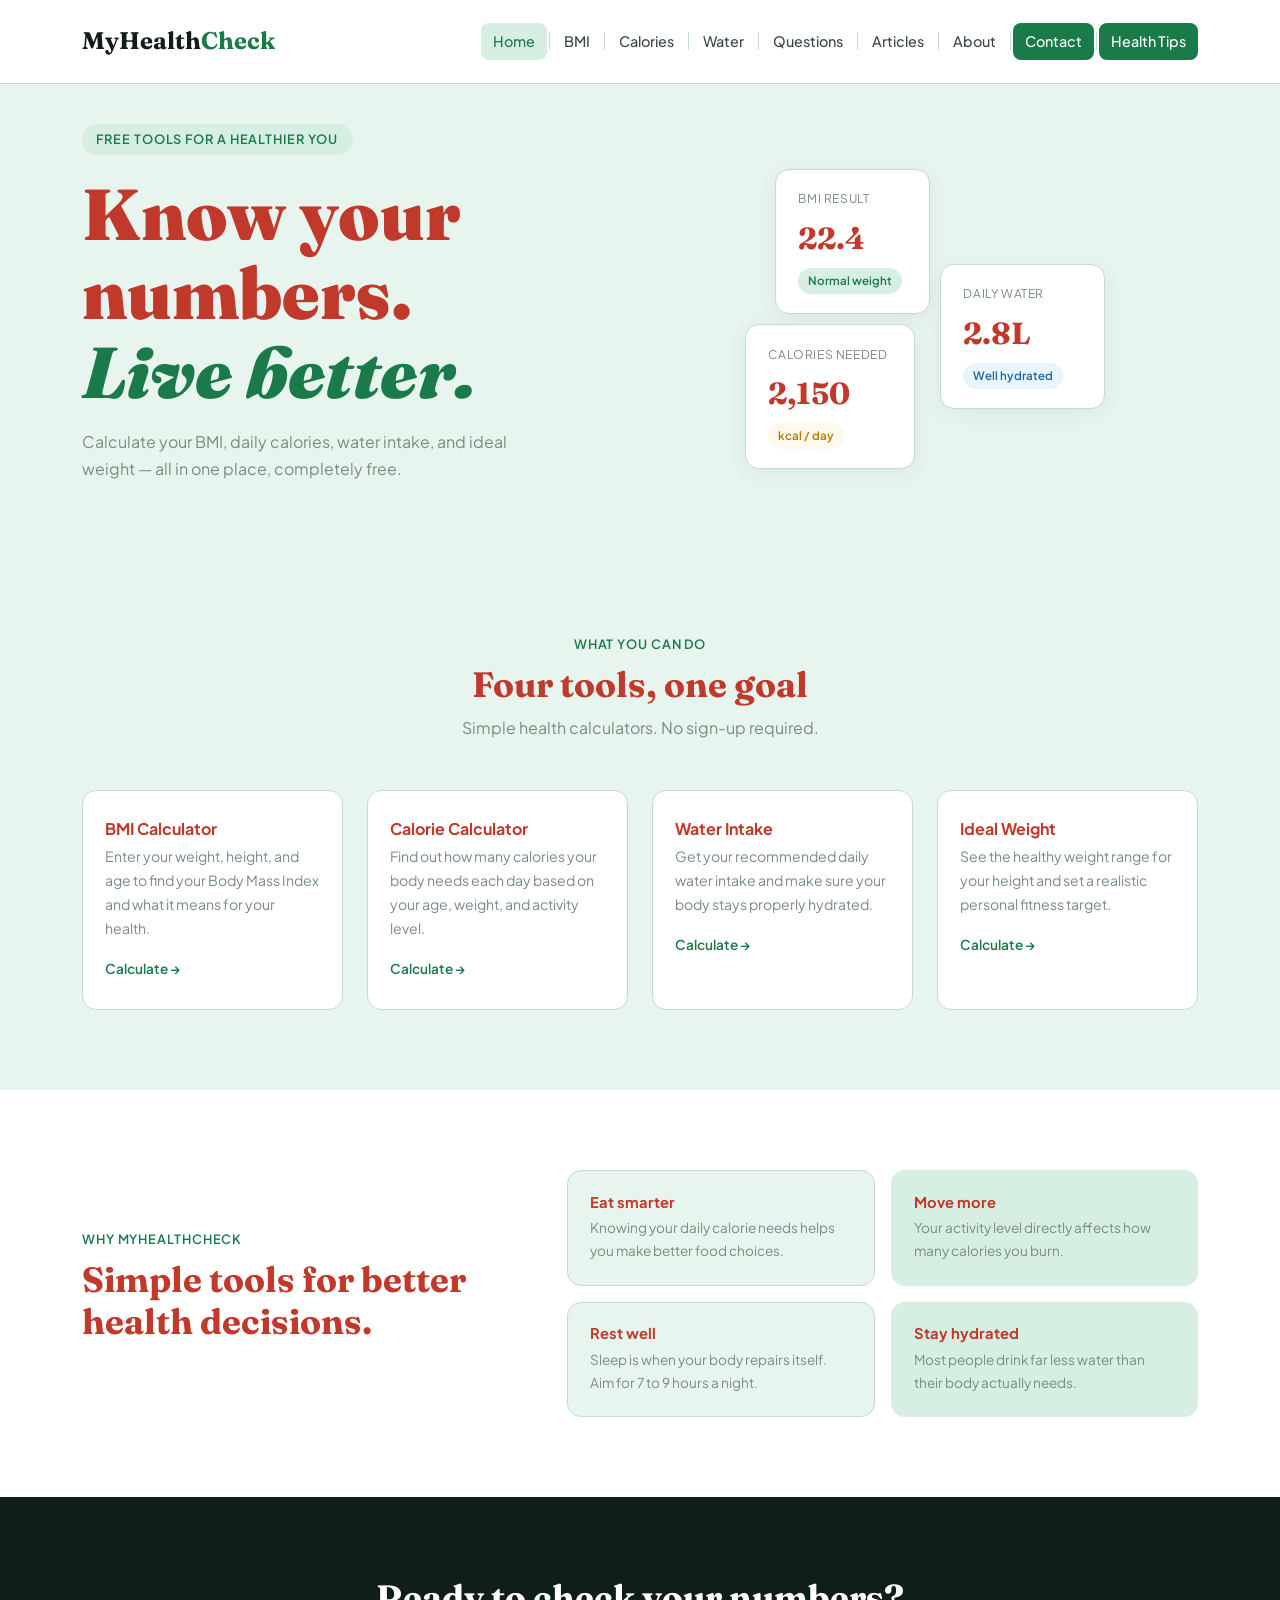
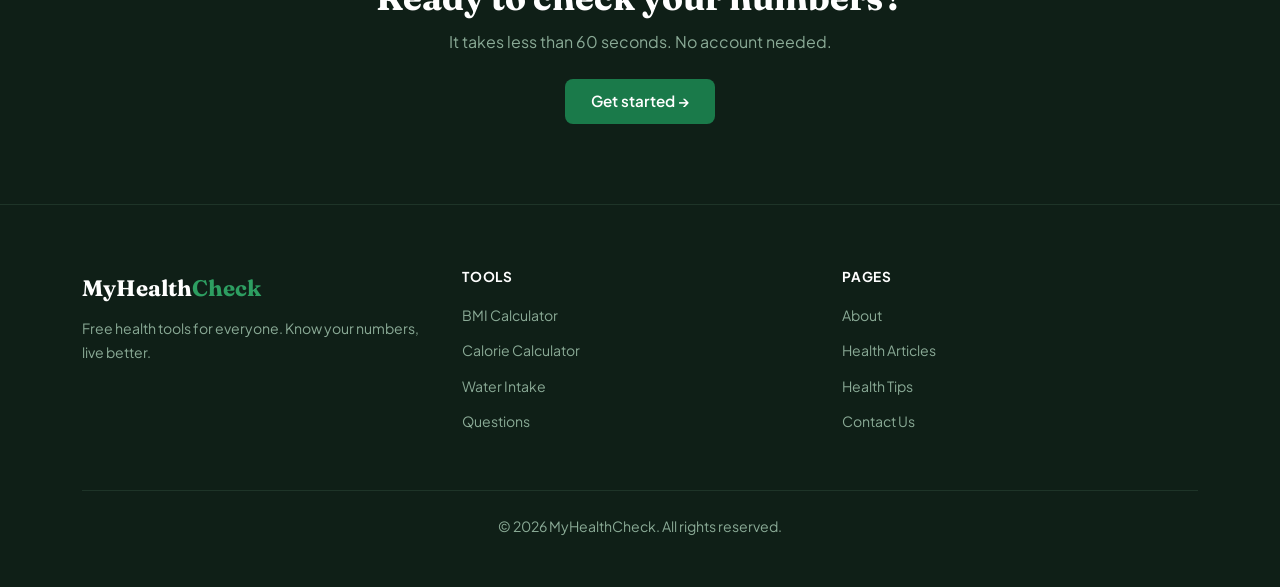
<file: index.html>
<!DOCTYPE html>
<html lang="en">
<head>
  <meta charset="UTF-8" />
  <meta name="viewport" content="width=device-width, initial-scale=1.0" />
  <title>MyHealthCheck | Your Personal Health Companion</title>
  <link href="https://cdn.jsdelivr.net/npm/bootstrap@5.3.0/dist/css/bootstrap.min.css" rel="stylesheet" />
  <link href="https://fonts.googleapis.com/css2?family=Plus+Jakarta+Sans:wght@400;500;600;700&family=Fraunces:ital,wght@0,400;0,700;1,400&display=swap" rel="stylesheet" />
  <link rel="stylesheet" href="styles.css" />
</head>
<body>

  <!-- NAVBAR -->
  <nav class="navbar navbar-expand-lg sticky-top">
    <div class="container">
      <a class="navbar-brand" href="index.html">MyHealth<span>Check</span></a>
      <button class="navbar-toggler" type="button" data-bs-toggle="collapse" data-bs-target="#navMenu"><span class="navbar-toggler-icon"></span></button>
      <div class="collapse navbar-collapse" id="navMenu">
        <ul class="navbar-nav ms-auto align-items-center">
          <li class="nav-item"><a class="nav-link active" href="index.html">Home</a></li>
          <li class="nav-divider"></li>
          <li class="nav-item"><a class="nav-link" href="BMI.html">BMI</a></li>
          <li class="nav-divider"></li>
          <li class="nav-item"><a class="nav-link" href="Calories_calc.html">Calories</a></li>
          <li class="nav-divider"></li>
          <li class="nav-item"><a class="nav-link" href="Water_intake.html">Water</a></li>
          <li class="nav-divider"></li>
          <li class="nav-item"><a class="nav-link" href="FAQ.html">Questions</a></li>
          <li class="nav-divider"></li>
          <li class="nav-item"><a class="nav-link" href="Articles.html">Articles</a></li>
          <li class="nav-divider"></li>
          <li class="nav-item"><a class="nav-link" href="About.html">About</a></li>
          <li class="nav-divider"></li>
          <li class="nav-item"><a class="nav-link btn-contact" href="contact.html">Contact</a></li>
          <li class="nav-divider"></li>
          <li class="nav-item"><a class="nav-link btn-contact" href="Health_tips.html">Health Tips</a></li>
        </ul>
      </div>
    </div>
  </nav>

  <!-- HERO -->
  <section class="hero">
    <div class="container">
      <div class="row align-items-center">
        <div class="col-lg-6">
          <span class="hero-eyebrow">Free tools for a healthier you</span>
          <h1 class="hero-title">Know your numbers.<br /><em>Live better.</em></h1>
          <p class="hero-sub">Calculate your BMI, daily calories, water intake, and ideal weight — all in one place, completely free.</p>
        </div>
        <div class="col-lg-6 d-none d-lg-flex justify-content-center">
          <div class="hero-visual">
            <div class="stat-card card-1">
              <span class="stat-label">BMI Result</span>
              <span class="stat-value">22.4</span>
              <span class="stat-tag normal">Normal weight</span>
            </div>
            <div class="stat-card card-2">
              <span class="stat-label">Daily water</span>
              <span class="stat-value">2.8L</span>
              <span class="stat-tag hydrate">Well hydrated</span>
            </div>
            <div class="stat-card card-3">
              <span class="stat-label">Calories needed</span>
              <span class="stat-value">2,150</span>
              <span class="stat-tag cal">kcal / day</span>
            </div>
          </div>
        </div>
      </div>
    </div>
  </section>

  <!-- TOOLS -->
  <section class="tools-section" id="tools">
    <div class="container">
      <div class="section-header">
        <span class="section-eyebrow">What you can do</span>
        <h2>Four tools, one goal</h2>
        <p>Simple health calculators. No sign-up required.</p>
      </div>
      <div class="row g-4">
        <div class="col-sm-6 col-lg-3">
          <a href="BMI.html" class="tool-card">
            <h3>BMI Calculator</h3>
            <p>Enter your weight, height, and age to find your Body Mass Index and what it means for your health.</p>
            <span class="tool-link">Calculate →</span>
          </a>
        </div>
        <div class="col-sm-6 col-lg-3">
          <a href="Calories_calc.html" class="tool-card">
            <h3>Calorie Calculator</h3>
            <p>Find out how many calories your body needs each day based on your age, weight, and activity level.</p>
            <span class="tool-link">Calculate →</span>
          </a>
        </div>
        <div class="col-sm-6 col-lg-3">
          <a href="Water_intake.html" class="tool-card">
            <h3>Water Intake</h3>
            <p>Get your recommended daily water intake and make sure your body stays properly hydrated.</p>
            <span class="tool-link">Calculate →</span>
          </a>
        </div>
        <div class="col-sm-6 col-lg-3">
          <a href="FAQ.html" class="tool-card">
            <h3>Ideal Weight</h3>
            <p>See the healthy weight range for your height and set a realistic personal fitness target.</p>
            <span class="tool-link">Calculate →</span>
          </a>
        </div>
      </div>
    </div>
  </section>

  <!-- WHY -->
  <section class="why-section">
    <div class="container">
      <div class="row align-items-center g-5">
        <div class="col-lg-5">
          <span class="section-eyebrow">Why MyHealthCheck</span>
          <h2>Simple tools for better health decisions.</h2>


        </div>
        <div class="col-lg-7">
          <div class="tips-grid">
            <div class="tip-card"><h4>Eat smarter</h4><p>Knowing your daily calorie needs helps you make better food choices.</p></div>
            <div class="tip-card accent"><h4>Move more</h4><p>Your activity level directly affects how many calories you burn.</p></div>
            <div class="tip-card"><h4>Rest well</h4><p>Sleep is when your body repairs itself. Aim for 7 to 9 hours a night.</p></div>
            <div class="tip-card accent"><h4>Stay hydrated</h4><p>Most people drink far less water than their body actually needs.</p></div>
          </div>
        </div>
      </div>
    </div>
  </section>

  <!-- CTA -->
  <section class="cta-banner">
    <div class="container text-center">
      <h2>Ready to check your numbers?</h2>
      <p>It takes less than 60 seconds. No account needed.</p>
      <a href="BMI.html" class="btn btn-primary-custom btn-lg">Get started →</a>
    </div>
  </section>

  <!-- FOOTER -->
  <footer class="site-footer">
    <div class="container">
      <div class="row g-4">
        <div class="col-md-4">
          <div class="footer-brand">MyHealth<span>Check</span></div>
          <p>Free health tools for everyone. Know your numbers, live better.</p>
        </div>
        <div class="col-md-4">
          <h5>Tools</h5>
          <ul>
            <li><a href="BMI.html">BMI Calculator</a></li>
            <li><a href="Calories_calc.html">Calorie Calculator</a></li>
            <li><a href="Water_intake.html">Water Intake</a></li>
            <li><a href="FAQ.html">Questions</a></li>
          </ul>
        </div>
        <div class="col-md-4">
          <h5>Pages</h5>
          <ul>
            <li><a href="About.html">About</a></li>
            <li><a href="Articles.html">Health Articles</a></li>
            <li><a href="Health_tips.html">Health Tips</a></li>
            <li><a href="Contact.html">Contact Us</a></li>
          </ul>
        </div>
      </div>
      <div class="footer-bottom"><p>© 2026 MyHealthCheck. All rights reserved.</p></div>
    </div>
  </footer>

  <script src="https://cdn.jsdelivr.net/npm/bootstrap@5.3.0/dist/js/bootstrap.bundle.min.js"></script>
</body>
</html>
</file>
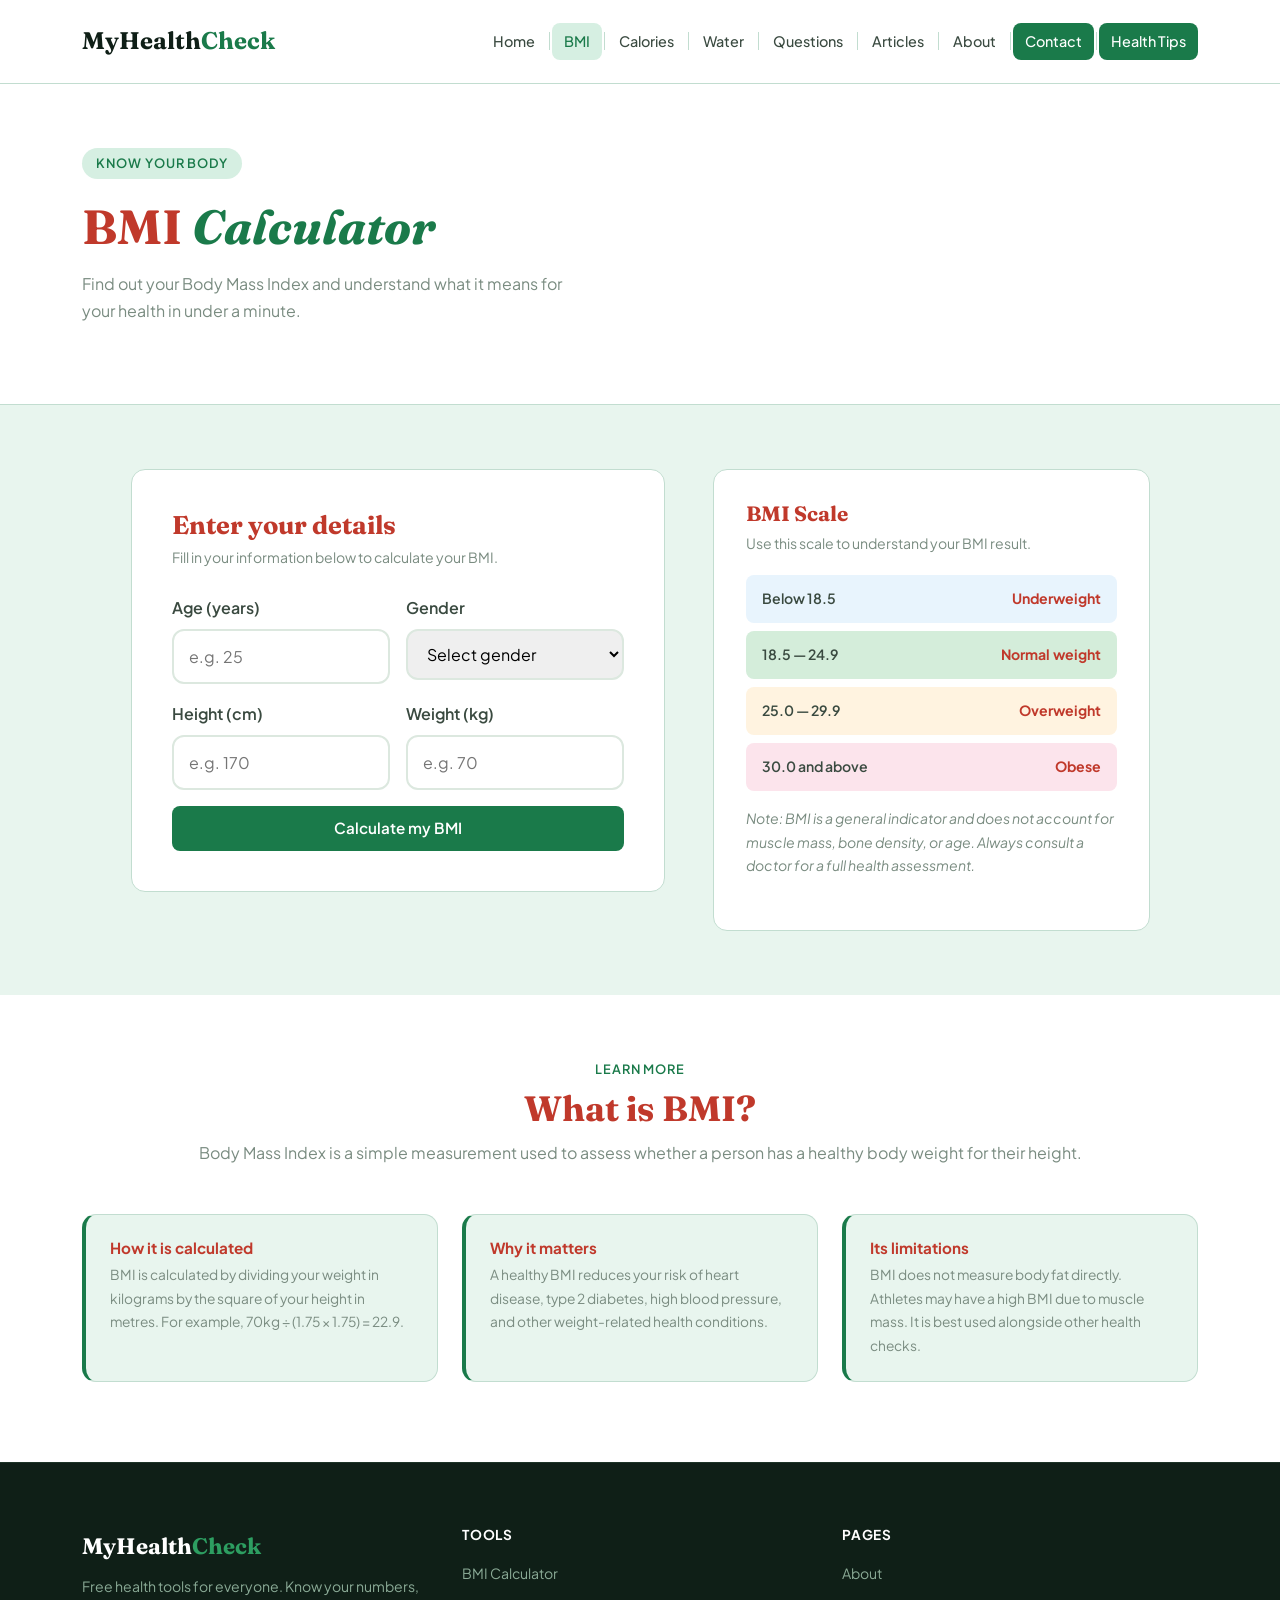
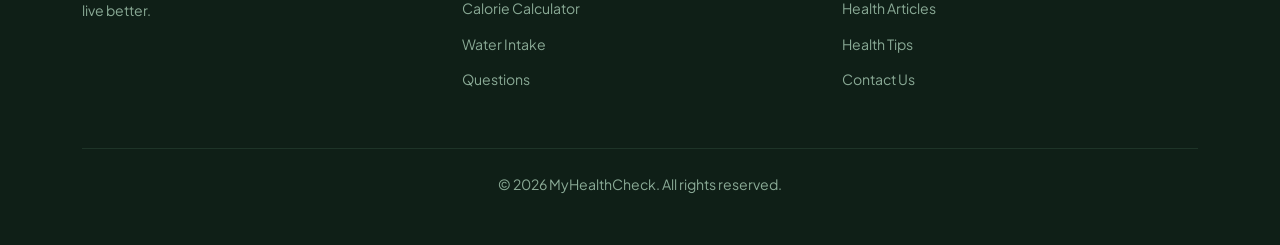
<file: About.html>
<!DOCTYPE html>
<html lang="en">
<head>
  <meta charset="UTF-8" />
  <meta name="viewport" content="width=device-width, initial-scale=1.0" />
  <title>BMI Calculator | MyHealthCheck</title>
  <link href="https://cdn.jsdelivr.net/npm/bootstrap@5.3.0/dist/css/bootstrap.min.css" rel="stylesheet" />
  <link href="https://fonts.googleapis.com/css2?family=Plus+Jakarta+Sans:wght@400;500;600;700&family=Fraunces:ital,wght@0,400;0,700;1,400&display=swap" rel="stylesheet" />
  <link rel="stylesheet" href="styles.css" />
</head>
<body>

  <!-- NAVBAR -->
  <nav class="navbar navbar-expand-lg sticky-top">
    <div class="container">
      <a class="navbar-brand" href="index.html">MyHealth<span>Check</span></a>
      <button class="navbar-toggler" type="button" data-bs-toggle="collapse" data-bs-target="#navMenu"><span class="navbar-toggler-icon"></span></button>
      <div class="collapse navbar-collapse" id="navMenu">
        <ul class="navbar-nav ms-auto align-items-center">
          <li class="nav-item"><a class="nav-link" href="index.html">Home</a></li>
          <li class="nav-divider"></li>
          <li class="nav-item"><a class="nav-link active" href="BMI.html">BMI</a></li>
          <li class="nav-divider"></li>
          <li class="nav-item"><a class="nav-link" href="Calories_calc.html">Calories</a></li>
          <li class="nav-divider"></li>
          <li class="nav-item"><a class="nav-link" href="Water_intake.html">Water</a></li>
          <li class="nav-divider"></li>
          <li class="nav-item"><a class="nav-link" href="FAQ.html">Questions</a></li>
          <li class="nav-divider"></li>
          <li class="nav-item"><a class="nav-link" href="Articles.html">Articles</a></li>
          <li class="nav-divider"></li>
          <li class="nav-item"><a class="nav-link" href="About.html">About</a></li>
          <li class="nav-divider"></li>
          <li class="nav-item"><a class="nav-link btn-contact" href="Contact.html">Contact</a></li>
          <li class="nav-divider"></li>
          <li class="nav-item"><a class="nav-link btn-contact" href="Health_tips.html">Health Tips</a></li>
        </ul>
      </div>
    </div>
  </nav>

  <!-- PAGE HERO -->
  <section class="page-hero">
    <div class="container">
      <span class="hero-eyebrow">Know your body</span>
      <h1 class="page-hero-title">BMI <em>Calculator</em></h1>
      <p class="page-hero-sub">Find out your Body Mass Index and understand what it means for your health in under a minute.</p>
    </div>
  </section>

  <!-- BMI CALCULATOR -->
  <section class="bmi-section">
    <div class="container">
      <div class="row g-5 justify-content-center">

        <!-- FORM -->
        <div class="col-lg-6">
          <div class="bmi-card">
            <h2>Enter your details</h2>
            <p>Fill in your information below to calculate your BMI.</p>
            <div class="row g-3">
              <div class="col-sm-6">
                <label for="age">Age (years)</label>
                <input type="number" id="age" placeholder="e.g. 25" min="1" max="120" />
                <div class="error-msg" id="ageErr">Please enter your age.</div>
              </div>
              <div class="col-sm-6">
                <label for="gender">Gender</label>
                <select id="gender">
                  <option value="">Select gender</option>
                  <option value="male">Male</option>
                  <option value="female">Female</option>
                </select>
                <div class="error-msg" id="genderErr">Please select your gender.</div>
              </div>
              <div class="col-sm-6">
                <label for="height">Height (cm)</label>
                <input type="number" id="height" placeholder="e.g. 170" min="1" />
                <div class="error-msg" id="heightErr">Please enter your height.</div>
              </div>
              <div class="col-sm-6">
                <label for="bmiWeight">Weight (kg)</label>
                <input type="number" id="bmiWeight" placeholder="e.g. 70" min="1" />
                <div class="error-msg" id="weightErr">Please enter your weight.</div>
              </div>
              <div class="col-12">
                <button class="btn btn-primary-custom w-100" onclick="calculateBMI()">Calculate my BMI</button>
              </div>
            </div>
            <!-- RESULT -->
            <div id="bmiResult" class="bmi-result" style="display:none;">
              <div class="bmi-score-box">
                <span class="bmi-score-label">Your BMI</span>
                <span class="bmi-score" id="bmiScore">0</span>
                <span class="bmi-category" id="bmiCategory"></span>
              </div>
              <p id="bmiMessage" class="bmi-message"></p>
            </div>
          </div>
        </div>

        <!-- BMI SCALE -->
        <div class="col-lg-5">
          <div class="bmi-scale-card">
            <h3>BMI Scale</h3>
            <p>Use this scale to understand your BMI result.</p>
            <div class="bmi-scale-item underweight"><span class="bmi-range">Below 18.5</span><span class="bmi-scale-label">Underweight</span></div>
            <div class="bmi-scale-item normal"><span class="bmi-range">18.5 — 24.9</span><span class="bmi-scale-label">Normal weight</span></div>
            <div class="bmi-scale-item overweight"><span class="bmi-range">25.0 — 29.9</span><span class="bmi-scale-label">Overweight</span></div>
            <div class="bmi-scale-item obese"><span class="bmi-range">30.0 and above</span><span class="bmi-scale-label">Obese</span></div>
            <p class="bmi-note">Note: BMI is a general indicator and does not account for muscle mass, bone density, or age. Always consult a doctor for a full health assessment.</p>
          </div>
        </div>

      </div>
    </div>
  </section>

  <!-- WHAT IS BMI -->
  <section class="bmi-info-section">
    <div class="container">
      <div class="section-header">
        <span class="section-eyebrow">Learn more</span>
        <h2>What is BMI?</h2>
        <p>Body Mass Index is a simple measurement used to assess whether a person has a healthy body weight for their height.</p>
      </div>
      <div class="row g-4">
        <div class="col-md-4">
          <div class="bmi-info-card">
            <h4>How it is calculated</h4>
            <p>BMI is calculated by dividing your weight in kilograms by the square of your height in metres. For example, 70kg ÷ (1.75 × 1.75) = 22.9.</p>
          </div>
        </div>
        <div class="col-md-4">
          <div class="bmi-info-card">
            <h4>Why it matters</h4>
            <p>A healthy BMI reduces your risk of heart disease, type 2 diabetes, high blood pressure, and other weight-related health conditions.</p>
          </div>
        </div>
        <div class="col-md-4">
          <div class="bmi-info-card">
            <h4>Its limitations</h4>
            <p>BMI does not measure body fat directly. Athletes may have a high BMI due to muscle mass. It is best used alongside other health checks.</p>
          </div>
        </div>
      </div>
    </div>
  </section>

  <!-- FOOTER -->
  <footer class="site-footer">
    <div class="container">
      <div class="row g-4">
        <div class="col-md-4">
          <div class="footer-brand">MyHealth<span>Check</span></div>
          <p>Free health tools for everyone. Know your numbers, live better.</p>
        </div>
        <div class="col-md-4">
          <h5>Tools</h5>
          <ul>
            <li><a href="BMI.html">BMI Calculator</a></li>
            <li><a href="Calories_calc.html">Calorie Calculator</a></li>
            <li><a href="Water_intake.html">Water Intake</a></li>
            <li><a href="FAQ.html">Questions</a></li>
          </ul>
        </div>
        <div class="col-md-4">
          <h5>Pages</h5>
          <ul>
            <li><a href="About.html">About</a></li>
            <li><a href="Articles.html">Health Articles</a></li>
            <li><a href="Health_tips.html">Health Tips</a></li>
            <li><a href="Contact.html">Contact Us</a></li>
          </ul>
        </div>
      </div>
      <div class="footer-bottom"><p>© 2026 MyHealthCheck. All rights reserved.</p></div>
    </div>
  </footer>

  <script src="https://cdn.jsdelivr.net/npm/bootstrap@5.3.0/dist/js/bootstrap.bundle.min.js"></script>
  <script src="BMI.js"></script>
</body>
</html>
</file>
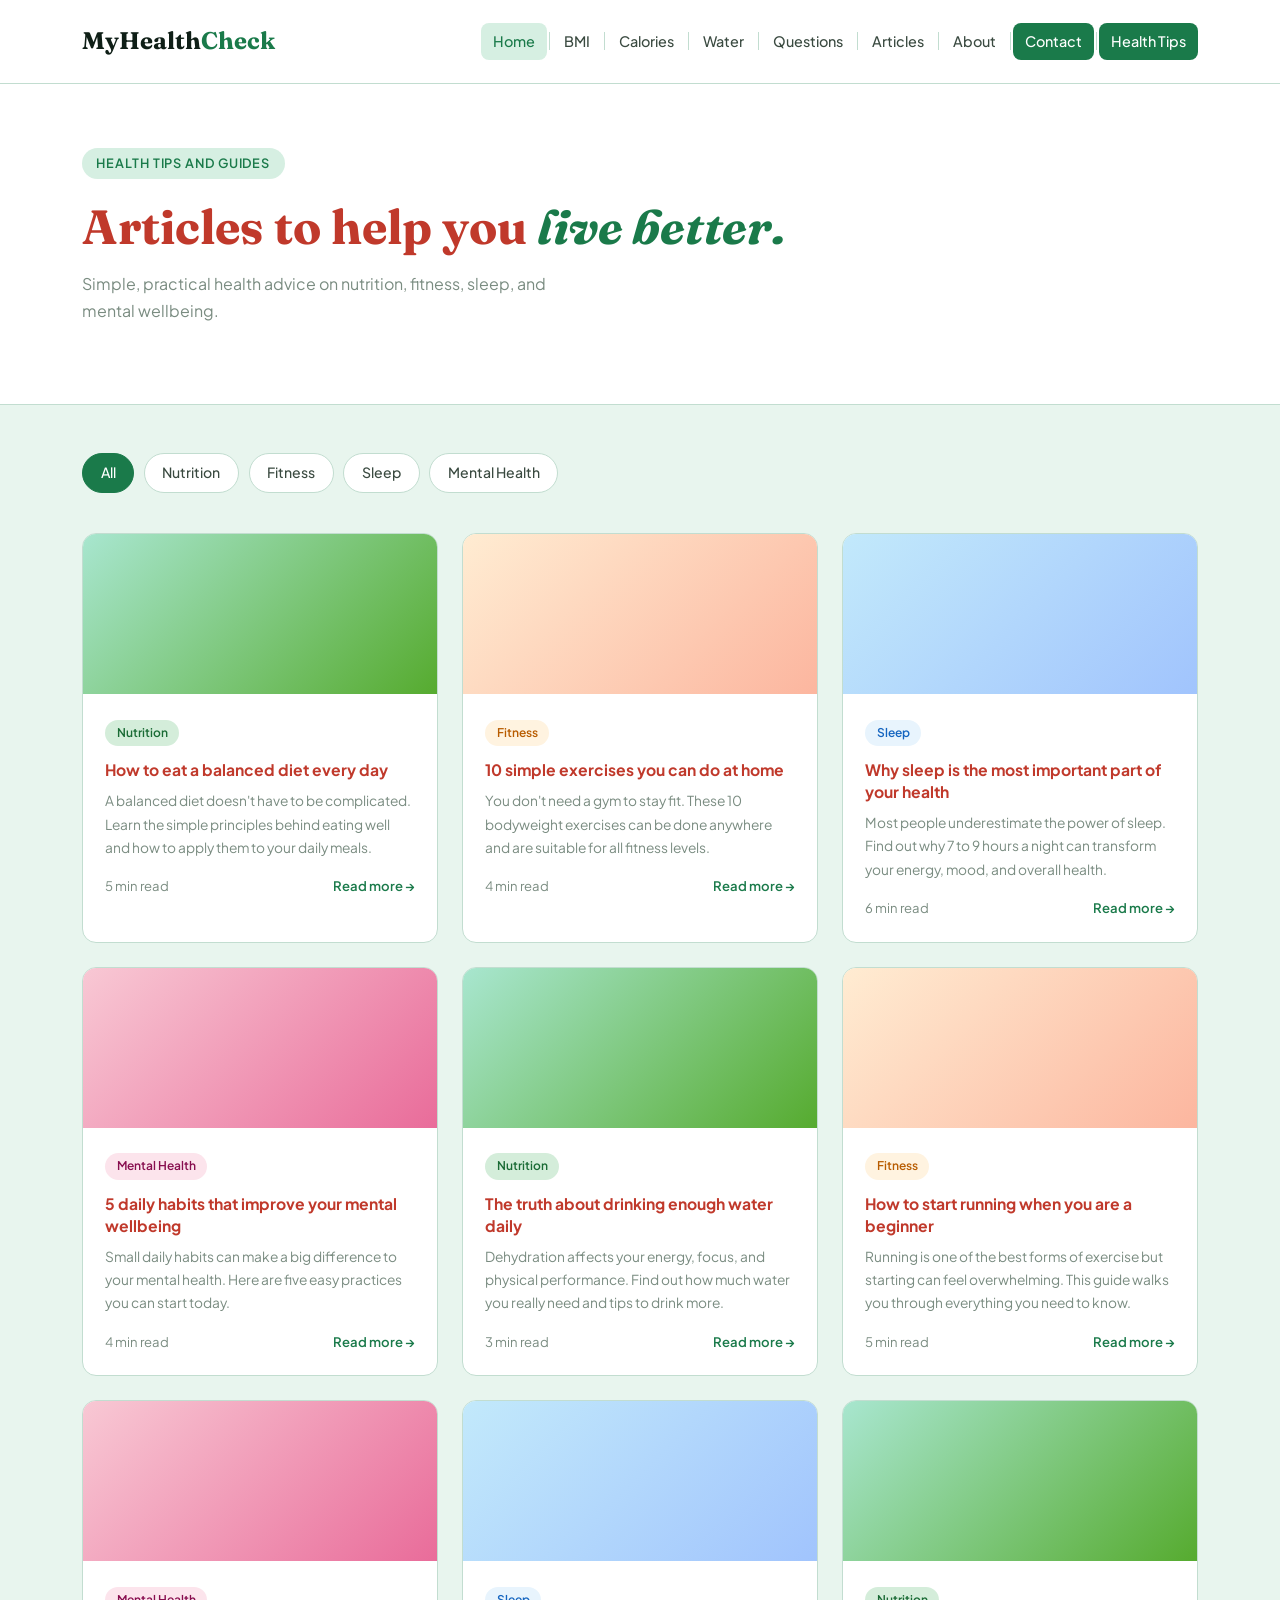
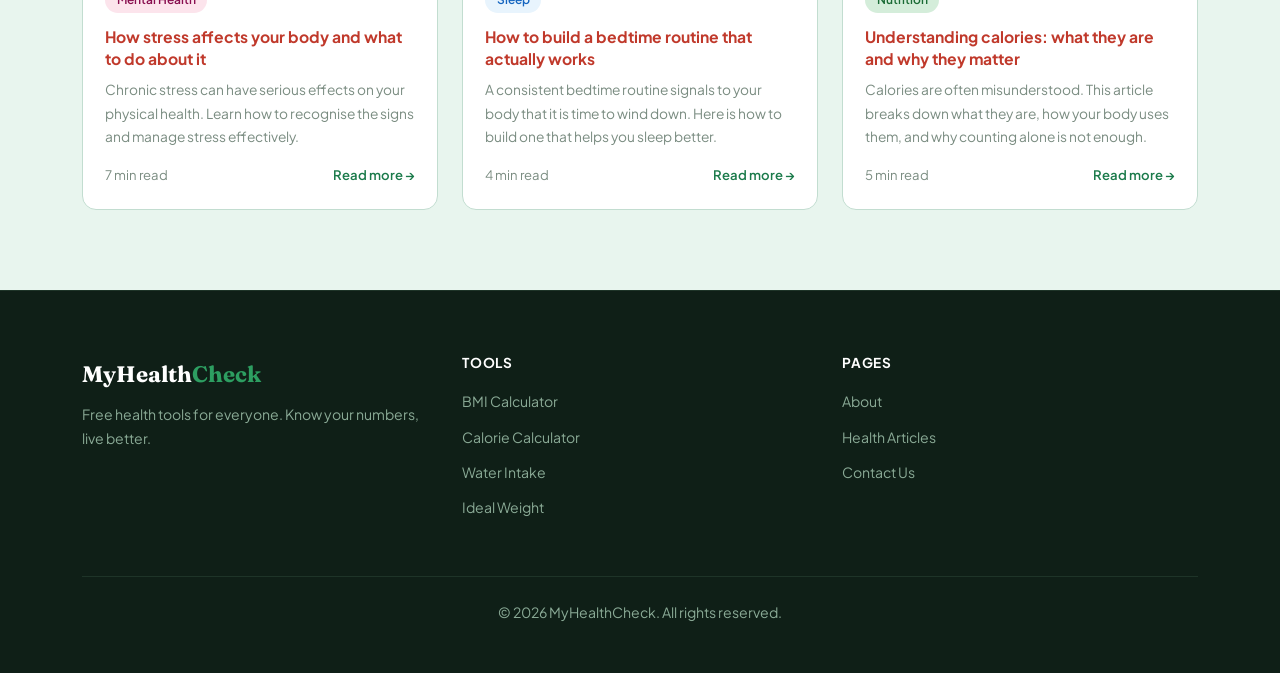
<file: Articles.html>
<!DOCTYPE html>
<html lang="en">
<head>
  <meta charset="UTF-8" />
  <meta name="viewport" content="width=device-width, initial-scale=1.0" />
  <title>Health Articles | MyHealthCheck</title>
  <link href="https://cdn.jsdelivr.net/npm/bootstrap@5.3.0/dist/css/bootstrap.min.css" rel="stylesheet" />
  <link href="https://fonts.googleapis.com/css2?family=Plus+Jakarta+Sans:wght@400;500;600;700&family=Fraunces:ital,wght@0,400;0,700;1,400&display=swap" rel="stylesheet" />
  <link rel="stylesheet" href="styles.css" />
</head>
<body>

  <!-- NAVBAR -->
  <nav class="navbar navbar-expand-lg sticky-top">
    <div class="container">
      <a class="navbar-brand" href="index.html">MyHealth<span>Check</span></a>
      <button class="navbar-toggler" type="button" data-bs-toggle="collapse" data-bs-target="#navMenu">
        <span class="navbar-toggler-icon"></span>
      </button>
      <div class="collapse navbar-collapse" id="navMenu">
        <ul class="navbar-nav ms-auto align-items-center">
          <li class="nav-item"><a class="nav-link active" href="index.html">Home</a></li>
          <li class="nav-divider"></li>
          <li class="nav-item"><a class="nav-link" href="BMI.html">BMI</a></li>
          <li class="nav-divider"></li>
          <li class="nav-item"><a class="nav-link" href="Calories_calc.html">Calories</a></li>
          <li class="nav-divider"></li>
          <li class="nav-item"><a class="nav-link" href="Water_intake.html">Water</a></li>
          <li class="nav-divider"></li>
          <li class="nav-item"><a class="nav-link" href="FAQ.html">Questions</a></li>
          <li class="nav-divider"></li>
          <li class="nav-item"><a class="nav-link" href="Articles.html">Articles</a></li>
          <li class="nav-divider"></li>
          <li class="nav-item"><a class="nav-link" href="About.html">About</a></li>
          <li class="nav-divider"></li>
          <li class="nav-item"><a class="nav-link btn-contact" href="contact.html">Contact</a></li>
          <li class="nav-divider"></li>
          <li class="nav-item"><a class="nav-link btn-contact" href="Health_tips.html">Health Tips</a></li>
        </ul>
      </div>
    </div>
  </nav>

  <!-- PAGE HERO -->
  <section class="page-hero">
    <div class="container">
      <span class="hero-eyebrow">Health tips and guides</span>
      <h1 class="page-hero-title">Articles to help you <em>live better.</em></h1>
      <p class="page-hero-sub">Simple, practical health advice on nutrition, fitness, sleep, and mental wellbeing.</p>
    </div>
  </section>

  <!-- FILTER TABS -->
  <section class="articles-section">
    <div class="container">

      <div class="article-filters">
        <button class="filter-btn active" onclick="filterArticles('all')">All</button>
        <button class="filter-btn" onclick="filterArticles('nutrition')">Nutrition</button>
        <button class="filter-btn" onclick="filterArticles('fitness')">Fitness</button>
        <button class="filter-btn" onclick="filterArticles('sleep')">Sleep</button>
        <button class="filter-btn" onclick="filterArticles('mental')">Mental Health</button>
      </div>

      <div class="row g-4" id="articlesGrid">

        <!-- Article 1 -->
        <div class="col-md-6 col-lg-4 article-item" data-category="nutrition">
          <div class="article-card">
            <div class="article-img nutrition-bg"></div>
            <div class="article-body">
              <span class="article-tag nutrition-tag">Nutrition</span>
              <h3>How to eat a balanced diet every day</h3>
              <p>A balanced diet doesn't have to be complicated. Learn the simple principles behind eating well and how to apply them to your daily meals.</p>
              <div class="article-meta">
                <span>5 min read</span>
                <a href="#" class="article-link">Read more →</a>
              </div>
            </div>
          </div>
        </div>

        <!-- Article 2 -->
        <div class="col-md-6 col-lg-4 article-item" data-category="fitness">
          <div class="article-card">
            <div class="article-img fitness-bg"></div>
            <div class="article-body">
              <span class="article-tag fitness-tag">Fitness</span>
              <h3>10 simple exercises you can do at home</h3>
              <p>You don't need a gym to stay fit. These 10 bodyweight exercises can be done anywhere and are suitable for all fitness levels.</p>
              <div class="article-meta">
                <span>4 min read</span>
                <a href="#" class="article-link">Read more →</a>
              </div>
            </div>
          </div>
        </div>

        <!-- Article 3 -->
        <div class="col-md-6 col-lg-4 article-item" data-category="sleep">
          <div class="article-card">
            <div class="article-img sleep-bg"></div>
            <div class="article-body">
              <span class="article-tag sleep-tag">Sleep</span>
              <h3>Why sleep is the most important part of your health</h3>
              <p>Most people underestimate the power of sleep. Find out why 7 to 9 hours a night can transform your energy, mood, and overall health.</p>
              <div class="article-meta">
                <span>6 min read</span>
                <a href="#" class="article-link">Read more →</a>
              </div>
            </div>
          </div>
        </div>

        <!-- Article 4 -->
        <div class="col-md-6 col-lg-4 article-item" data-category="mental">
          <div class="article-card">
            <div class="article-img mental-bg"></div>
            <div class="article-body">
              <span class="article-tag mental-tag">Mental Health</span>
              <h3>5 daily habits that improve your mental wellbeing</h3>
              <p>Small daily habits can make a big difference to your mental health. Here are five easy practices you can start today.</p>
              <div class="article-meta">
                <span>4 min read</span>
                <a href="#" class="article-link">Read more →</a>
              </div>
            </div>
          </div>
        </div>

        <!-- Article 5 -->
        <div class="col-md-6 col-lg-4 article-item" data-category="nutrition">
          <div class="article-card">
            <div class="article-img nutrition-bg"></div>
            <div class="article-body">
              <span class="article-tag nutrition-tag">Nutrition</span>
              <h3>The truth about drinking enough water daily</h3>
              <p>Dehydration affects your energy, focus, and physical performance. Find out how much water you really need and tips to drink more.</p>
              <div class="article-meta">
                <span>3 min read</span>
                <a href="#" class="article-link">Read more →</a>
              </div>
            </div>
          </div>
        </div>

        <!-- Article 6 -->
        <div class="col-md-6 col-lg-4 article-item" data-category="fitness">
          <div class="article-card">
            <div class="article-img fitness-bg"></div>
            <div class="article-body">
              <span class="article-tag fitness-tag">Fitness</span>
              <h3>How to start running when you are a beginner</h3>
              <p>Running is one of the best forms of exercise but starting can feel overwhelming. This guide walks you through everything you need to know.</p>
              <div class="article-meta">
                <span>5 min read</span>
                <a href="#" class="article-link">Read more →</a>
              </div>
            </div>
          </div>
        </div>

        <!-- Article 7 -->
        <div class="col-md-6 col-lg-4 article-item" data-category="mental">
          <div class="article-card">
            <div class="article-img mental-bg"></div>
            <div class="article-body">
              <span class="article-tag mental-tag">Mental Health</span>
              <h3>How stress affects your body and what to do about it</h3>
              <p>Chronic stress can have serious effects on your physical health. Learn how to recognise the signs and manage stress effectively.</p>
              <div class="article-meta">
                <span>7 min read</span>
                <a href="#" class="article-link">Read more →</a>
              </div>
            </div>
          </div>
        </div>

        <!-- Article 8 -->
        <div class="col-md-6 col-lg-4 article-item" data-category="sleep">
          <div class="article-card">
            <div class="article-img sleep-bg"></div>
            <div class="article-body">
              <span class="article-tag sleep-tag">Sleep</span>
              <h3>How to build a bedtime routine that actually works</h3>
              <p>A consistent bedtime routine signals to your body that it is time to wind down. Here is how to build one that helps you sleep better.</p>
              <div class="article-meta">
                <span>4 min read</span>
                <a href="#" class="article-link">Read more →</a>
              </div>
            </div>
          </div>
        </div>

        <!-- Article 9 -->
        <div class="col-md-6 col-lg-4 article-item" data-category="nutrition">
          <div class="article-card">
            <div class="article-img nutrition-bg"></div>
            <div class="article-body">
              <span class="article-tag nutrition-tag">Nutrition</span>
              <h3>Understanding calories: what they are and why they matter</h3>
              <p>Calories are often misunderstood. This article breaks down what they are, how your body uses them, and why counting alone is not enough.</p>
              <div class="article-meta">
                <span>5 min read</span>
                <a href="#" class="article-link">Read more →</a>
              </div>
            </div>
          </div>
        </div>

      </div>
    </div>
  </section>

  <!-- FOOTER -->
  <footer class="site-footer">
    <div class="container">
      <div class="row g-4">
        <div class="col-md-4">
          <div class="footer-brand">MyHealth<span>Check</span></div>
          <p>Free health tools for everyone. Know your numbers, live better.</p>
        </div>
        <div class="col-md-4">
          <h5>Tools</h5>
          <ul>
            <li><a href="bmi.html">BMI Calculator</a></li>
            <li><a href="calories.html">Calorie Calculator</a></li>
            <li><a href="water.html">Water Intake</a></li>
            <li><a href="weight.html">Ideal Weight</a></li>
          </ul>
        </div>
        <div class="col-md-4">
          <h5>Pages</h5>
          <ul>
            <li><a href="about.html">About</a></li>
            <li><a href="articles.html">Health Articles</a></li>
            <li><a href="contact.html">Contact Us</a></li>
          </ul>
        </div>
      </div>
      <div class="footer-bottom">
        <p>© 2026 MyHealthCheck. All rights reserved.</p>
      </div>
    </div>
  </footer>

  <script src="https://cdn.jsdelivr.net/npm/bootstrap@5.3.0/dist/js/bootstrap.bundle.min.js"></script>
  <script>
    function filterArticles(category) {
      const items = document.querySelectorAll('.article-item');
      const buttons = document.querySelectorAll('.filter-btn');

      buttons.forEach(btn => btn.classList.remove('active'));
      event.target.classList.add('active');

      items.forEach(item => {
        if (category === 'all' || item.dataset.category === category) {
          item.style.display = 'block';
        } else {
          item.style.display = 'none';
        }
      });
    }
  </script>
</body>
</html>
</file>
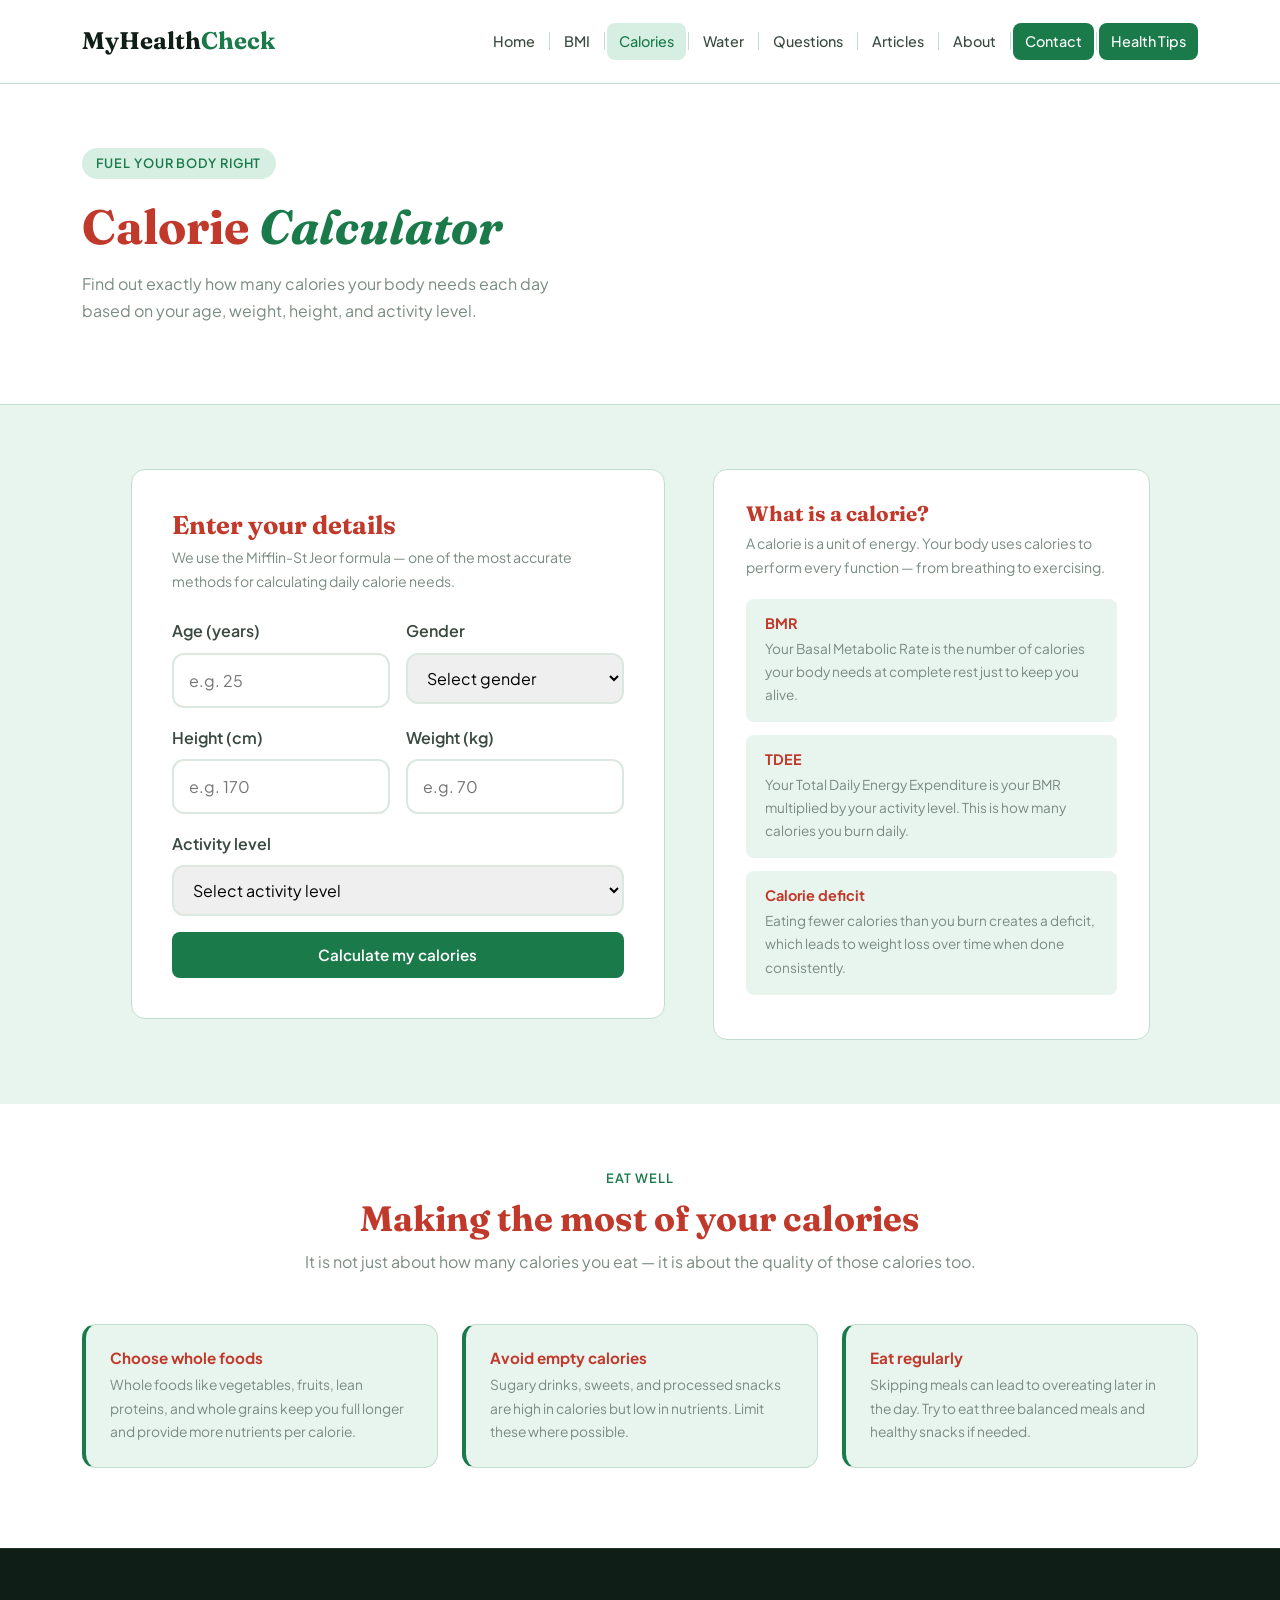
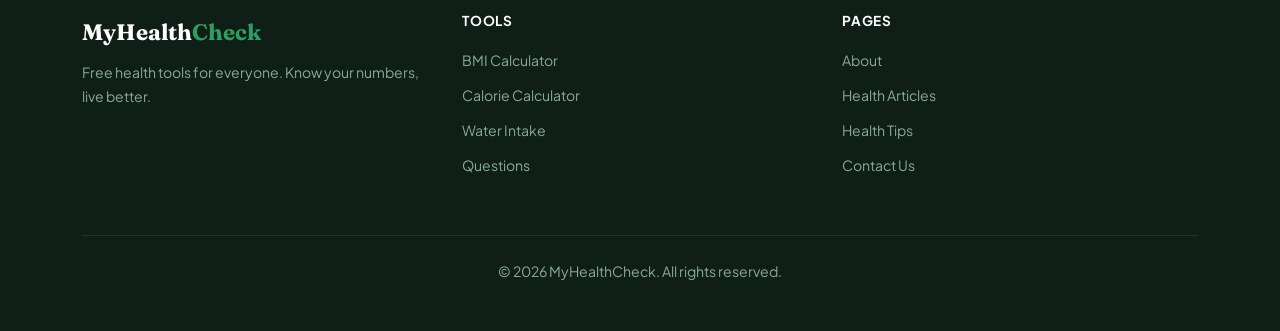
<file: Calories_calc.html>
<!DOCTYPE html>
<html lang="en">
<head>
  <meta charset="UTF-8" />
  <meta name="viewport" content="width=device-width, initial-scale=1.0" />
  <title>Calorie Calculator | MyHealthCheck</title>
  <link href="https://cdn.jsdelivr.net/npm/bootstrap@5.3.0/dist/css/bootstrap.min.css" rel="stylesheet" />
  <link href="https://fonts.googleapis.com/css2?family=Plus+Jakarta+Sans:wght@400;500;600;700&family=Fraunces:ital,wght@0,400;0,700;1,400&display=swap" rel="stylesheet" />
  <link rel="stylesheet" href="styles.css" />
</head>
<body>

  <!-- NAVBAR -->
  <nav class="navbar navbar-expand-lg sticky-top">
    <div class="container">
      <a class="navbar-brand" href="index.html">MyHealth<span>Check</span></a>
      <button class="navbar-toggler" type="button" data-bs-toggle="collapse" data-bs-target="#navMenu"><span class="navbar-toggler-icon"></span></button>
      <div class="collapse navbar-collapse" id="navMenu">
        <ul class="navbar-nav ms-auto align-items-center">
          <li class="nav-item"><a class="nav-link" href="index.html">Home</a></li>
          <li class="nav-divider"></li>
          <li class="nav-item"><a class="nav-link" href="BMI.html">BMI</a></li>
          <li class="nav-divider"></li>
          <li class="nav-item"><a class="nav-link active" href="Calories_calc.html">Calories</a></li>
          <li class="nav-divider"></li>
          <li class="nav-item"><a class="nav-link" href="Water_intake.html">Water</a></li>
          <li class="nav-divider"></li>
          <li class="nav-item"><a class="nav-link" href="FAQ.html">Questions</a></li>
          <li class="nav-divider"></li>
          <li class="nav-item"><a class="nav-link" href="Articles.html">Articles</a></li>
          <li class="nav-divider"></li>
          <li class="nav-item"><a class="nav-link" href="About.html">About</a></li>
          <li class="nav-divider"></li>
          <li class="nav-item"><a class="nav-link btn-contact" href="Contact.html">Contact</a></li>
          <li class="nav-divider"></li>
          <li class="nav-item"><a class="nav-link btn-contact" href="Health_tips.html">Health Tips</a></li>
        </ul>
      </div>
    </div>
  </nav>

  <!-- PAGE HERO -->
  <section class="page-hero">
    <div class="container">
      <span class="hero-eyebrow">Fuel your body right</span>
      <h1 class="page-hero-title">Calorie <em>Calculator</em></h1>
      <p class="page-hero-sub">Find out exactly how many calories your body needs each day based on your age, weight, height, and activity level.</p>
    </div>
  </section>

  <!-- CALCULATOR -->
  <section class="cal-section">
    <div class="container">
      <div class="row g-5 justify-content-center">

        <!-- FORM -->
        <div class="col-lg-6">
          <div class="bmi-card">
            <h2>Enter your details</h2>
            <p>We use the Mifflin-St Jeor formula — one of the most accurate methods for calculating daily calorie needs.</p>
            <div class="row g-3">
              <div class="col-sm-6">
                <label for="calAge">Age (years)</label>
                <input type="number" id="calAge" placeholder="e.g. 25" min="1" max="120" />
                <div class="error-msg" id="calAgeErr">Please enter your age.</div>
              </div>
              <div class="col-sm-6">
                <label for="calGender">Gender</label>
                <select id="calGender">
                  <option value="">Select gender</option>
                  <option value="male">Male</option>
                  <option value="female">Female</option>
                </select>
                <div class="error-msg" id="calGenderErr">Please select your gender.</div>
              </div>
              <div class="col-sm-6">
                <label for="calHeight">Height (cm)</label>
                <input type="number" id="calHeight" placeholder="e.g. 170" min="1" />
                <div class="error-msg" id="calHeightErr">Please enter your height.</div>
              </div>
              <div class="col-sm-6">
                <label for="calWeight">Weight (kg)</label>
                <input type="number" id="calWeight" placeholder="e.g. 70" min="1" />
                <div class="error-msg" id="calWeightErr">Please enter your weight.</div>
              </div>
              <div class="col-12">
                <label for="calActivity">Activity level</label>
                <select id="calActivity">
                  <option value="">Select activity level</option>
                  <option value="1.2">Sedentary — little or no exercise</option>
                  <option value="1.375">Lightly active — exercise 1 to 3 days a week</option>
                  <option value="1.55">Moderately active — exercise 3 to 5 days a week</option>
                  <option value="1.725">Very active — exercise 6 to 7 days a week</option>
                  <option value="1.9">Extra active — very intense exercise daily</option>
                </select>
                <div class="error-msg" id="calActivityErr">Please select your activity level.</div>
              </div>
              <div class="col-12">
                <button class="btn btn-primary-custom w-100" onclick="calculateCalories()">Calculate my calories</button>
              </div>
            </div>
            <div id="calResult" class="cal-result" style="display:none;">
              <h3>Your daily calorie needs</h3>
              <div class="cal-result-grid">
                <div class="cal-result-item"><span class="cal-result-num" id="calMaintain">0</span><span class="cal-result-label">To maintain weight</span></div>
                <div class="cal-result-item lose"><span class="cal-result-num" id="calLose">0</span><span class="cal-result-label">To lose weight</span></div>
                <div class="cal-result-item gain"><span class="cal-result-num" id="calGain">0</span><span class="cal-result-label">To gain weight</span></div>
              </div>
              <p class="cal-note">Values are in kcal per day. To lose weight, eat 500 kcal less than your maintenance. To gain weight, eat 500 kcal more.</p>
            </div>
          </div>
        </div>

        <!-- INFO CARD -->
        <div class="col-lg-5">
          <div class="bmi-scale-card">
            <h3>What is a calorie?</h3>
            <p>A calorie is a unit of energy. Your body uses calories to perform every function — from breathing to exercising.</p>
            <div class="cal-info-item"><h4>BMR</h4><p>Your Basal Metabolic Rate is the number of calories your body needs at complete rest just to keep you alive.</p></div>
            <div class="cal-info-item"><h4>TDEE</h4><p>Your Total Daily Energy Expenditure is your BMR multiplied by your activity level. This is how many calories you burn daily.</p></div>
            <div class="cal-info-item"><h4>Calorie deficit</h4><p>Eating fewer calories than you burn creates a deficit, which leads to weight loss over time when done consistently.</p></div>
          </div>
        </div>

      </div>
    </div>
  </section>

  <!-- FOOD TIPS -->
  <section class="bmi-info-section">
    <div class="container">
      <div class="section-header">
        <span class="section-eyebrow">Eat well</span>
        <h2>Making the most of your calories</h2>
        <p>It is not just about how many calories you eat — it is about the quality of those calories too.</p>
      </div>
      <div class="row g-4">
        <div class="col-md-4">
          <div class="bmi-info-card"><h4>Choose whole foods</h4><p>Whole foods like vegetables, fruits, lean proteins, and whole grains keep you full longer and provide more nutrients per calorie.</p></div>
        </div>
        <div class="col-md-4">
          <div class="bmi-info-card"><h4>Avoid empty calories</h4><p>Sugary drinks, sweets, and processed snacks are high in calories but low in nutrients. Limit these where possible.</p></div>
        </div>
        <div class="col-md-4">
          <div class="bmi-info-card"><h4>Eat regularly</h4><p>Skipping meals can lead to overeating later in the day. Try to eat three balanced meals and healthy snacks if needed.</p></div>
        </div>
      </div>
    </div>
  </section>

  <!-- FOOTER -->
  <footer class="site-footer">
    <div class="container">
      <div class="row g-4">
        <div class="col-md-4">
          <div class="footer-brand">MyHealth<span>Check</span></div>
          <p>Free health tools for everyone. Know your numbers, live better.</p>
        </div>
        <div class="col-md-4">
          <h5>Tools</h5>
          <ul>
            <li><a href="BMI.html">BMI Calculator</a></li>
            <li><a href="Calories_calc.html">Calorie Calculator</a></li>
            <li><a href="Water_intake.html">Water Intake</a></li>
            <li><a href="FAQ.html">Questions</a></li>
          </ul>
        </div>
        <div class="col-md-4">
          <h5>Pages</h5>
          <ul>
            <li><a href="About.html">About</a></li>
            <li><a href="Articles.html">Health Articles</a></li>
            <li><a href="Health_tips.html">Health Tips</a></li>
            <li><a href="Contact.html">Contact Us</a></li>
          </ul>
        </div>
      </div>
      <div class="footer-bottom"><p>© 2026 MyHealthCheck. All rights reserved.</p></div>
    </div>
  </footer>

  <script src="https://cdn.jsdelivr.net/npm/bootstrap@5.3.0/dist/js/bootstrap.bundle.min.js"></script>
  <script src="Calories.js"></script>
</body>
</html>
</file>
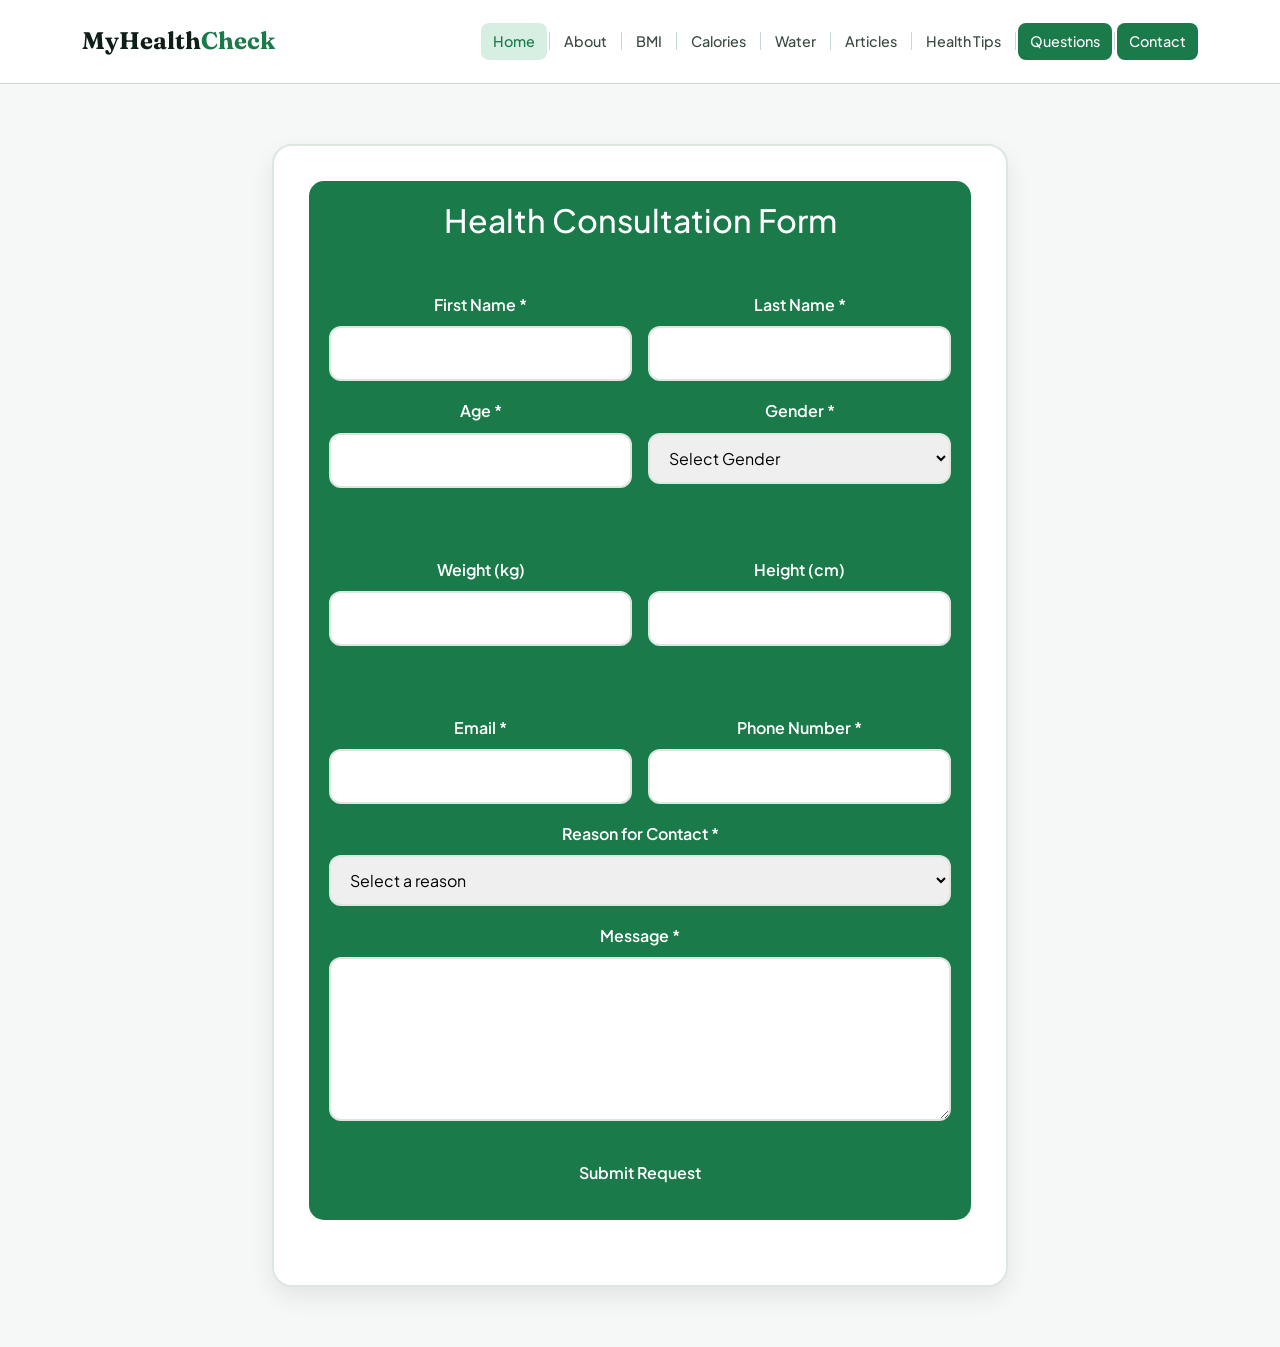
<file: Contact.html>
<!DOCTYPE html>
<html lang="en">
<head>
  <meta charset="UTF-8" />
  <meta name="viewport" content="width=device-width, initial-scale=1.0" />
  <title>About | MyHealthCheck</title>
  <link href="https://cdn.jsdelivr.net/npm/bootstrap@5.3.0/dist/css/bootstrap.min.css" rel="stylesheet" />
  <link href="https://fonts.googleapis.com/css2?family=Plus+Jakarta+Sans:wght@400;500;600;700&family=Fraunces:ital,wght@0,400;0,700;1,400&display=swap" rel="stylesheet" />
  <link rel="stylesheet" href="styles.css" />
</head>

 <!-- NAVBAR -->
  <nav class="navbar navbar-expand-lg sticky-top">
    <div class="container">
      <a class="navbar-brand" href="index.html">MyHealth<span>Check</span></a>
      <button class="navbar-toggler" type="button" data-bs-toggle="collapse" data-bs-target="#navMenu">
        <span class="navbar-toggler-icon"></span>
      </button>
      <div class="collapse navbar-collapse" id="navMenu">
        <ul class="navbar-nav ms-auto align-items-center">
          <li class="nav-item"><a class="nav-link active" href="index.html">Home</a></li>
          <li class="nav-divider"></li>
          <li class="nav-item"><a class="nav-link" href="About.html">About</a></li>
          <li class="nav-divider"></li>
          <li class="nav-item"><a class="nav-link" href="BMI.html">BMI</a></li>
          <li class="nav-divider"></li>
          <li class="nav-item"><a class="nav-link" href="Calories_calc.html">Calories</a></li>
          <li class="nav-divider"></li>
          <li class="nav-item"><a class="nav-link" href="Water_intake.html">Water</a></li>
          <li class="nav-divider"></li>
          <li class="nav-item"><a class="nav-link" href="Articles.html">Articles</a></li>
          <li class="nav-divider"></li>
          <li class="nav-item"><a class="nav-link" href="Health_tips.html">Health Tips</a></li>
          <li class="nav-divider"></li>
          <li class="nav-item"><a class="nav-link btn-contact" href="FAQ.html">Questions</a></li>
          <li class="nav-divider"></li>
          <li class="nav-item"><a class="nav-link btn-contact" href="contact.html">Contact</a></li>
        </ul>
      </div>
    </div>
  </nav>
  
<body>

<section class="contact-section">
  <div class="container">

    <div class="row justify-content-center">
      <div class="col-lg-8">

        <div class="contact-form-card">

          <div class="health-form-banner">
            <h2>Health Consultation Form</h2>
            

          <div id="success-msg" class="alert-success-custom" style="display:none;">
            Your request has been submitted successfully!
          </div>

          <form id="contactForm">

            <h4 class="section-title">Personal Information</h4>

            <div class="row g-3">
              <div class="col-md-6">
                <label for="firstName">First Name *</label>
                <input type="text" id="firstName">
                <div class="error-msg" id="firstNameErr">Please enter your first name.</div>
              </div>

              <div class="col-md-6">
                <label for="lastName">Last Name *</label>
                <input type="text" id="lastName">
                <div class="error-msg" id="lastNameErr">Please enter your last name.</div>
              </div>

              <div class="col-md-6">
                <label for="age">Age *</label>
                <input type="number" id="age">
                <div class="error-msg" id="ageErr">Please enter a valid age.</div>
              </div>

              <div class="col-md-6">
                <label for="gender">Gender *</label>
                <select id="gender">
                  <option value="">Select Gender</option>
                  <option>Male</option>
                  <option>Female</option>
                  <option>Prefer not to say</option>
                </select>
                <div class="error-msg" id="genderErr">Please select a gender.</div>
              </div>
            </div>

            <h4 class="section-title mt-4">Health Information</h4>

            <div class="row g-3">
              <div class="col-md-6">
                <label for="weight">Weight (kg)</label>
                <input type="number" id="weight">
              </div>

              <div class="col-md-6">
                <label for="height">Height (cm)</label>
                <input type="number" id="height">
              </div>
            </div>

            <h4 class="section-title mt-4">Contact Details</h4>

            <div class="row g-3">
              <div class="col-md-6">
                <label for="email">Email *</label>
                <input type="email" id="email">
                <div class="error-msg" id="emailErr">Please enter a valid email.</div>
              </div>

              <div class="col-md-6">
                <label for="phone">Phone Number *</label>
                <input type="tel" id="phone">
                <div class="error-msg" id="phoneErr">Please enter a valid phone number.</div>
              </div>

              <div class="col-12">
                <label for="subject">Reason for Contact *</label>
                <select id="subject">
                  <option value="">Select a reason</option>
                  <option>BMI Question</option>
                  <option>Nutrition Advice</option>
                  <option>Feedback</option>
                  <option>General Inquiry</option>
                </select>
                <div class="error-msg" id="subjectErr">Please select a reason.</div>
              </div>

              <div class="col-12">
                <label for="message">Message *</label>
                <textarea id="message" rows="5"></textarea>
                <div class="error-msg" id="messageErr">Message must be at least 20 characters.</div>
              </div>

              <div class="col-12">
                <button type="submit" class="btn-submit">
                  Submit Request
                </button>
              </div>

            </div>

          </form>

        </div>
      </div>
    </div>

  </div>
</section>
</body>
</html>
</file>
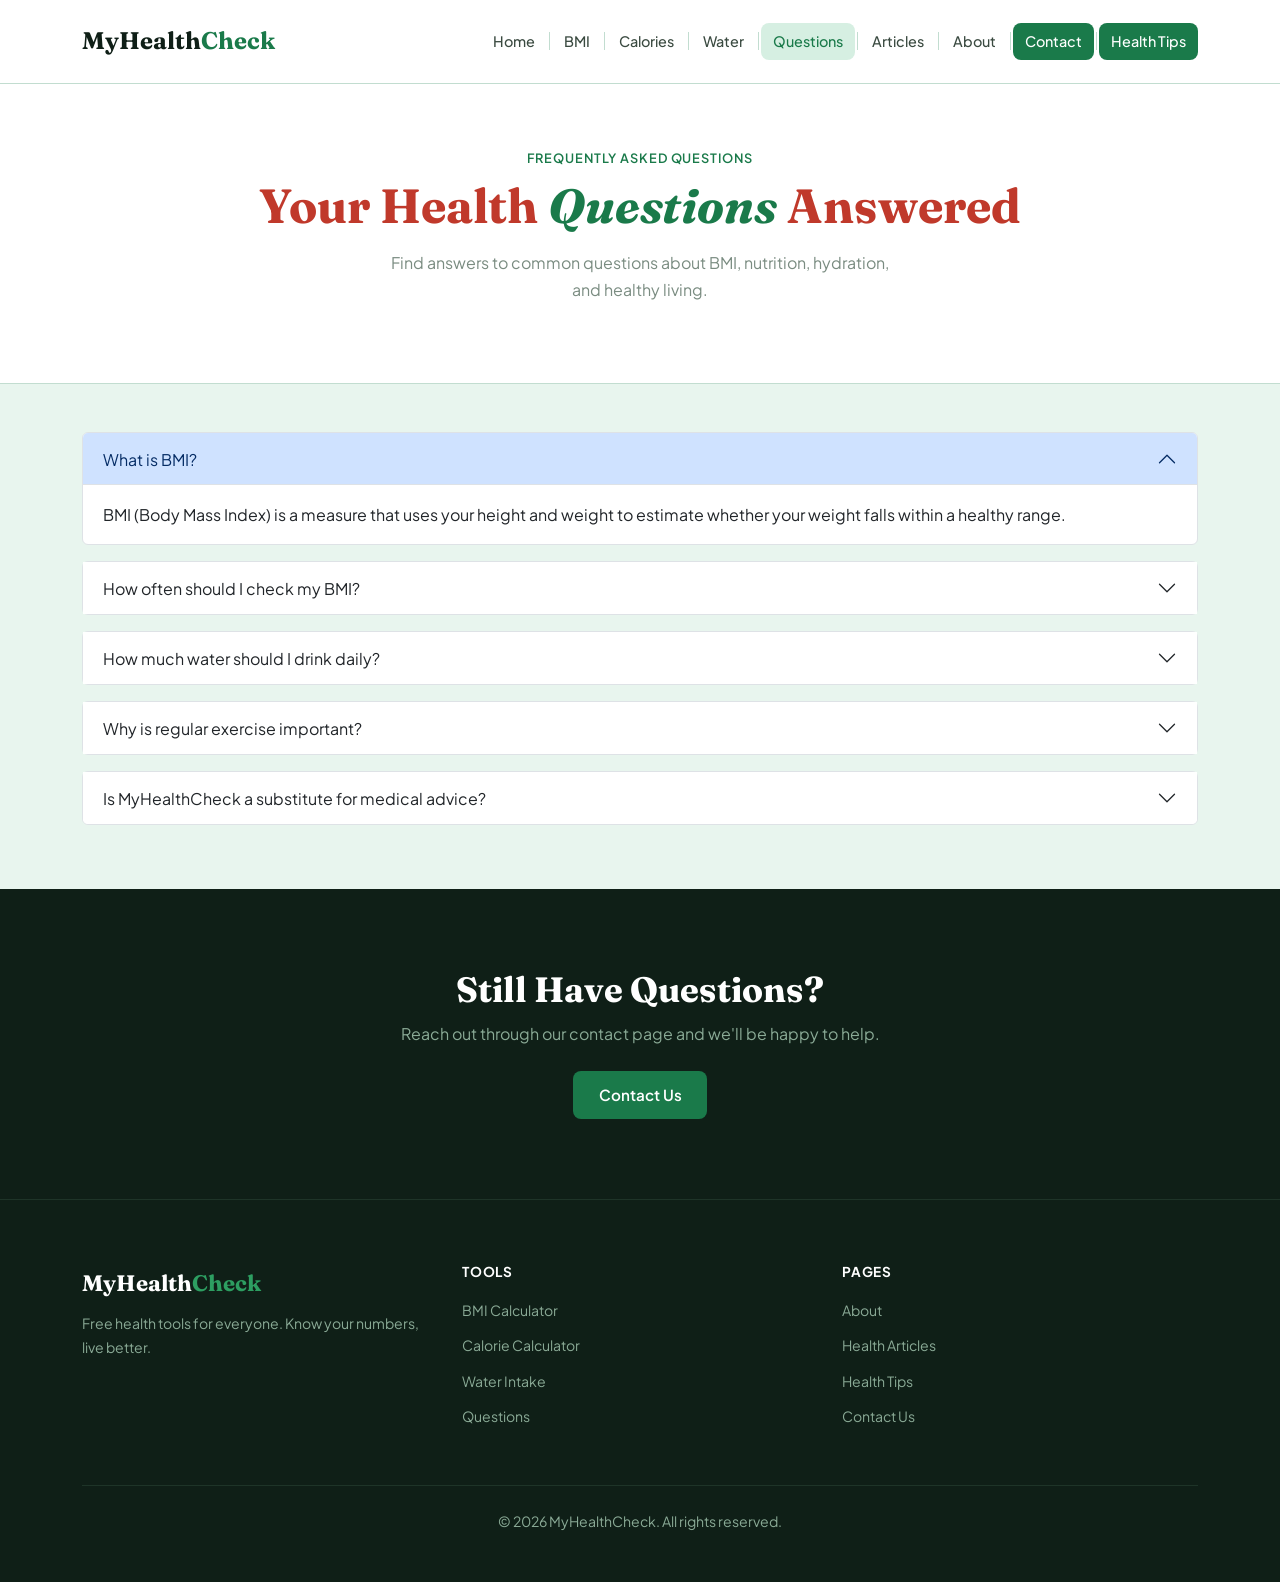
<file: FAQ.html>
<!DOCTYPE html>
<html lang="en">
<head>
  <meta charset="UTF-8">
  <meta name="viewport" content="width=device-width, initial-scale=1.0">
  <title>FAQ | MyHealthCheck</title>
  <link href="https://cdn.jsdelivr.net/npm/bootstrap@5.3.0/dist/css/bootstrap.min.css" rel="stylesheet">
  <link href="https://fonts.googleapis.com/css2?family=Plus+Jakarta+Sans:wght@400;500;600;700&family=Fraunces:ital,wght@0,400;0,700;1,400&display=swap" rel="stylesheet" />
  <link rel="stylesheet" href="styles.css">
</head>
<body>

  <!-- NAVBAR -->
  <nav class="navbar navbar-expand-lg sticky-top">
    <div class="container">
      <a class="navbar-brand" href="index.html">MyHealth<span>Check</span></a>
      <button class="navbar-toggler" type="button" data-bs-toggle="collapse" data-bs-target="#navMenu">
        <span class="navbar-toggler-icon"></span>
      </button>
      <div class="collapse navbar-collapse" id="navMenu">
        <ul class="navbar-nav ms-auto align-items-center">
          <li class="nav-item"><a class="nav-link" href="index.html">Home</a></li>
          <li class="nav-divider"></li>
          <li class="nav-item"><a class="nav-link" href="BMI.html">BMI</a></li>
          <li class="nav-divider"></li>
          <li class="nav-item"><a class="nav-link" href="Calories_calc.html">Calories</a></li>
          <li class="nav-divider"></li>
          <li class="nav-item"><a class="nav-link" href="Water_intake.html">Water</a></li>
          <li class="nav-divider"></li>
          <li class="nav-item"><a class="nav-link active" href="FAQ.html">Questions</a></li>
          <li class="nav-divider"></li>
          <li class="nav-item"><a class="nav-link" href="Articles.html">Articles</a></li>
          <li class="nav-divider"></li>
          <li class="nav-item"><a class="nav-link" href="About.html">About</a></li>
          <li class="nav-divider"></li>
          <li class="nav-item"><a class="nav-link btn-contact" href="Contact.html">Contact</a></li>
          <li class="nav-divider"></li>
          <li class="nav-item"><a class="nav-link btn-contact" href="Health_tips.html">Health Tips</a></li>
        </ul>
      </div>
    </div>
  </nav>

  <!-- PAGE HERO -->
  <section class="page-hero">
    <div class="container text-center">
      <span class="section-eyebrow">Frequently Asked Questions</span>
      <h1 class="page-hero-title">Your Health <em>Questions</em> Answered</h1>
      <p class="page-hero-sub mx-auto">Find answers to common questions about BMI, nutrition, hydration, and healthy living.</p>
    </div>
  </section>

  <!-- FAQ SECTION -->
  <section class="py-5">
    <div class="container">
      <div class="accordion" id="faqAccordion">

        <div class="accordion-item mb-3 border rounded">
          <h2 class="accordion-header">
            <button class="accordion-button" type="button" data-bs-toggle="collapse" data-bs-target="#faq1">
              What is BMI?
            </button>
          </h2>
          <div id="faq1" class="accordion-collapse collapse show" data-bs-parent="#faqAccordion">
            <div class="accordion-body">
              BMI (Body Mass Index) is a measure that uses your height and weight to estimate whether your weight falls within a healthy range.
            </div>
          </div>
        </div>

        <div class="accordion-item mb-3 border rounded">
          <h2 class="accordion-header">
            <button class="accordion-button collapsed" type="button" data-bs-toggle="collapse" data-bs-target="#faq2">
              How often should I check my BMI?
            </button>
          </h2>
          <div id="faq2" class="accordion-collapse collapse" data-bs-parent="#faqAccordion">
            <div class="accordion-body">
              Checking your BMI every few months is usually sufficient unless you are actively trying to gain or lose weight.
            </div>
          </div>
        </div>

        <div class="accordion-item mb-3 border rounded">
          <h2 class="accordion-header">
            <button class="accordion-button collapsed" type="button" data-bs-toggle="collapse" data-bs-target="#faq3">
              How much water should I drink daily?
            </button>
          </h2>
          <div id="faq3" class="accordion-collapse collapse" data-bs-parent="#faqAccordion">
            <div class="accordion-body">
              Most adults should aim for approximately 2–3 litres of water daily, depending on activity level and climate.
            </div>
          </div>
        </div>

        <div class="accordion-item mb-3 border rounded">
          <h2 class="accordion-header">
            <button class="accordion-button collapsed" type="button" data-bs-toggle="collapse" data-bs-target="#faq4">
              Why is regular exercise important?
            </button>
          </h2>
          <div id="faq4" class="accordion-collapse collapse" data-bs-parent="#faqAccordion">
            <div class="accordion-body">
              Exercise improves cardiovascular health, strengthens muscles and bones, boosts mood, and helps maintain a healthy weight.
            </div>
          </div>
        </div>

        <div class="accordion-item mb-3 border rounded">
          <h2 class="accordion-header">
            <button class="accordion-button collapsed" type="button" data-bs-toggle="collapse" data-bs-target="#faq5">
              Is MyHealthCheck a substitute for medical advice?
            </button>
          </h2>
          <div id="faq5" class="accordion-collapse collapse" data-bs-parent="#faqAccordion">
            <div class="accordion-body">
              No. MyHealthCheck provides educational information only and should not replace professional medical advice, diagnosis, or treatment.
            </div>
          </div>
        </div>

      </div>
    </div>
  </section>

  <!-- CALL TO ACTION -->
  <section class="cta-banner">
    <div class="container text-center">
      <h2>Still Have Questions?</h2>
      <p>Reach out through our contact page and we'll be happy to help.</p>
      <a href="Contact.html" class="btn-primary-custom">Contact Us</a>
    </div>
  </section>

  <!-- FOOTER -->
  <footer class="site-footer">
    <div class="container">
      <div class="row g-4">
        <div class="col-md-4">
          <div class="footer-brand">MyHealth<span>Check</span></div>
          <p>Free health tools for everyone. Know your numbers, live better.</p>
        </div>
        <div class="col-md-4">
          <h5>Tools</h5>
          <ul>
            <li><a href="BMI.html">BMI Calculator</a></li>
            <li><a href="Calories_calc.html">Calorie Calculator</a></li>
            <li><a href="Water_intake.html">Water Intake</a></li>
            <li><a href="FAQ.html">Questions</a></li>
          </ul>
        </div>
        <div class="col-md-4">
          <h5>Pages</h5>
          <ul>
            <li><a href="About.html">About</a></li>
            <li><a href="Articles.html">Health Articles</a></li>
            <li><a href="Health_tips.html">Health Tips</a></li>
            <li><a href="Contact.html">Contact Us</a></li>
          </ul>
        </div>
      </div>
      <div class="footer-bottom">
        <p>© 2026 MyHealthCheck. All rights reserved.</p>
      </div>
    </div>
  </footer>

  <script src="https://cdn.jsdelivr.net/npm/bootstrap@5.3.0/dist/js/bootstrap.bundle.min.js"></script>
</body>
</html>
</file>
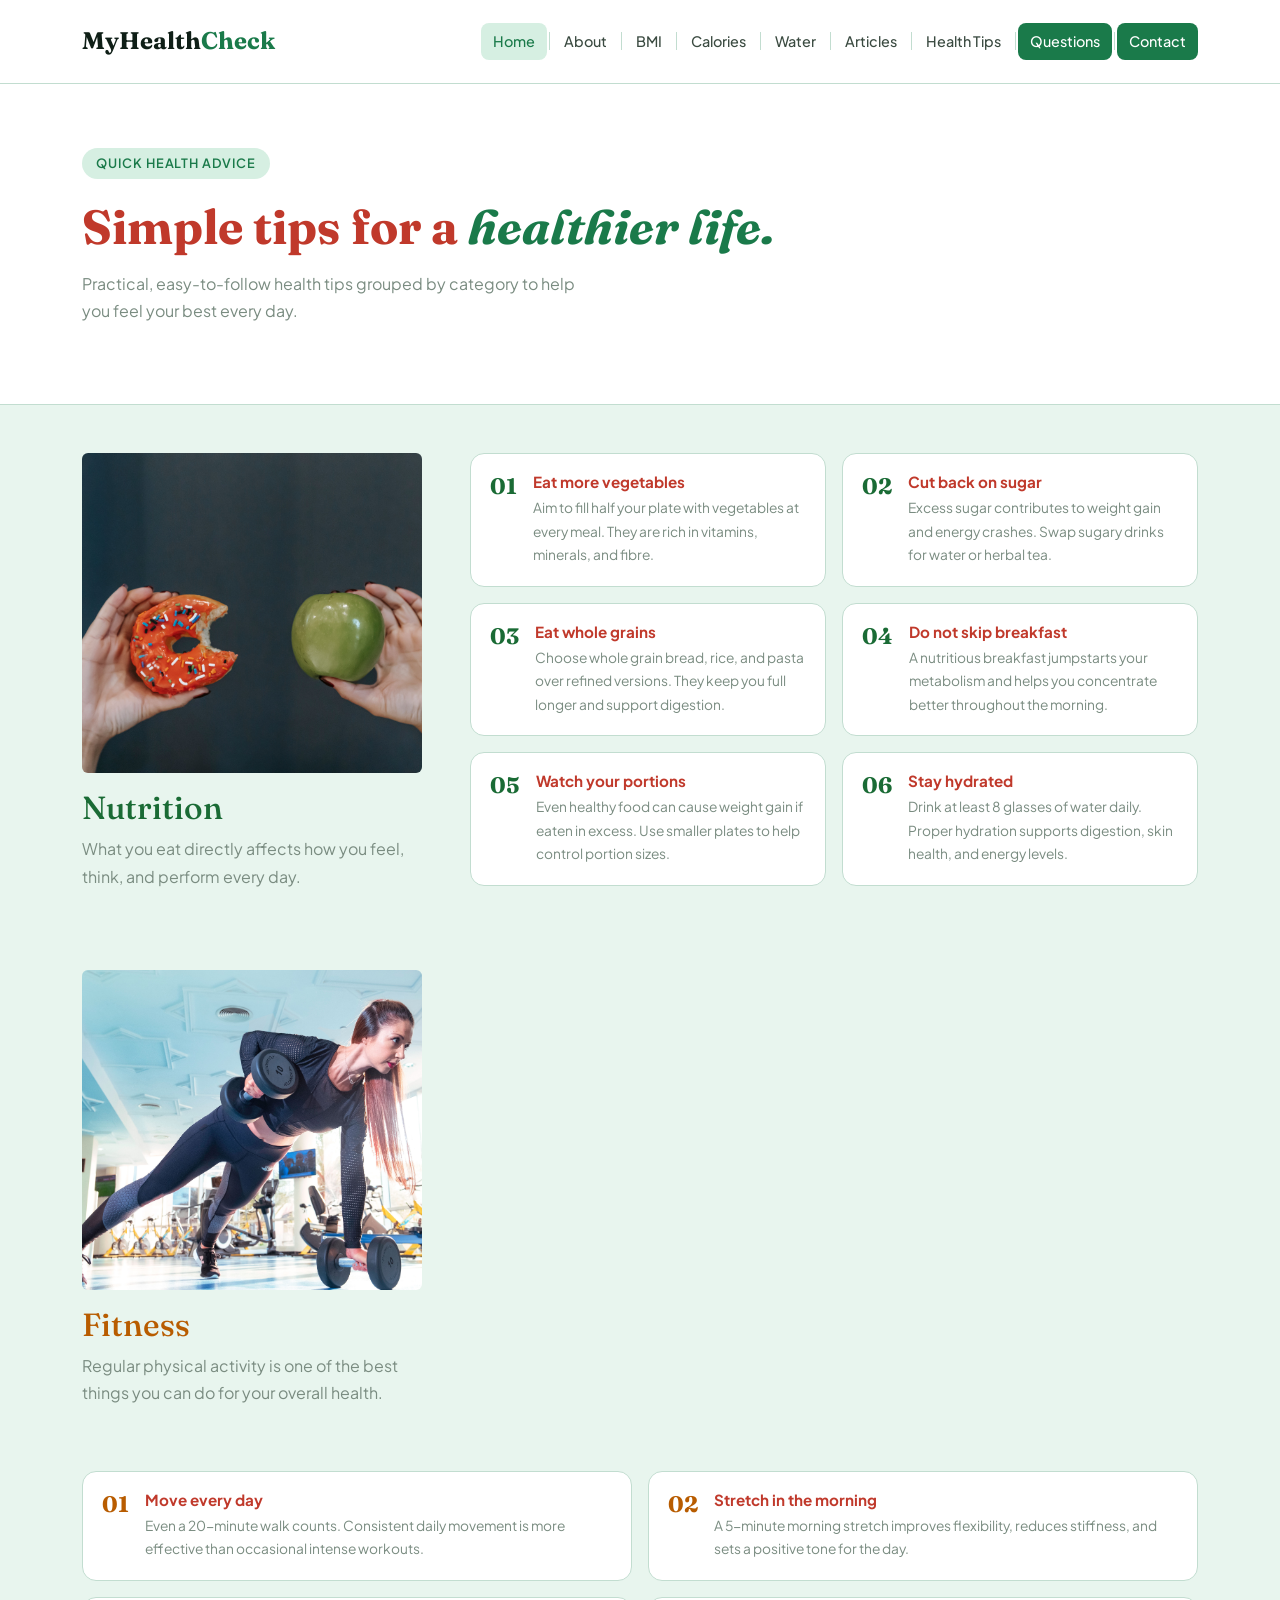
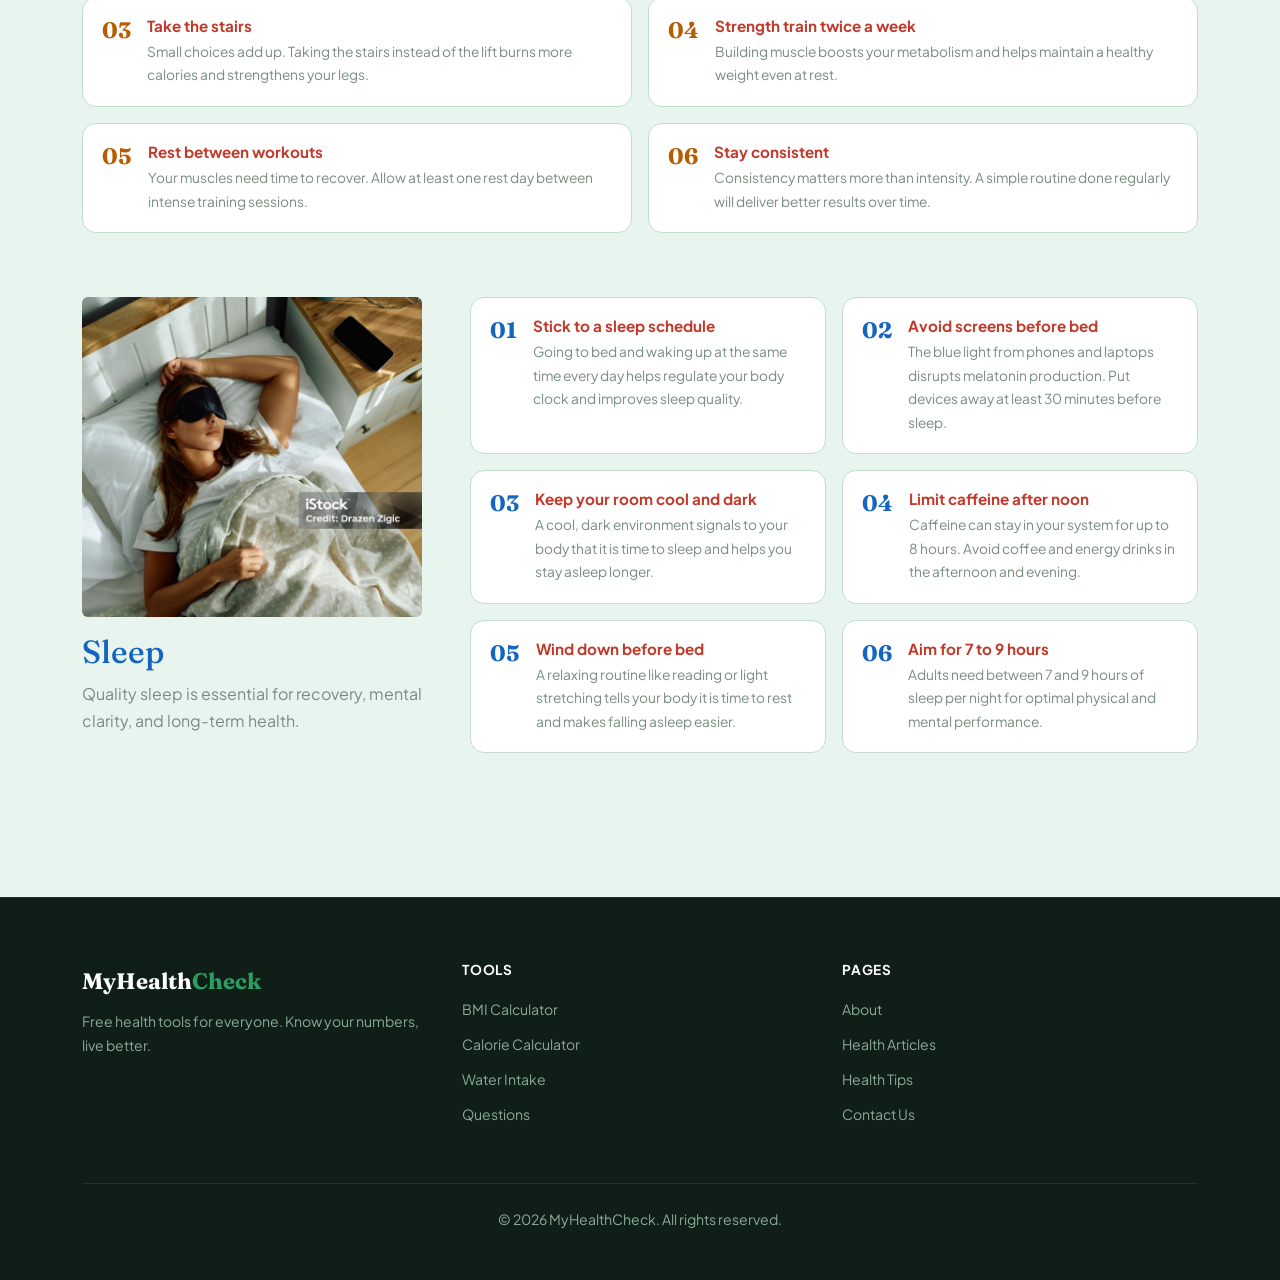
<file: Health_tips.html>
<!DOCTYPE html>
<html lang="en">
<head>
  <meta charset="UTF-8" />
  <meta name="viewport" content="width=device-width, initial-scale=1.0" />
  <title>Health Tips | MyHealthCheck</title>
  <link href="https://cdn.jsdelivr.net/npm/bootstrap@5.3.0/dist/css/bootstrap.min.css" rel="stylesheet" />
  <link href="https://fonts.googleapis.com/css2?family=Plus+Jakarta+Sans:wght@400;500;600;700&family=Fraunces:ital,wght@0,400;0,700;1,400&display=swap" rel="stylesheet" />
  <link rel="stylesheet" href="styles.css" />
</head>
<body>

   <!-- NAVBAR -->
  <nav class="navbar navbar-expand-lg sticky-top">
    <div class="container">
      <a class="navbar-brand" href="index.html">MyHealth<span>Check</span></a>
      <button class="navbar-toggler" type="button" data-bs-toggle="collapse" data-bs-target="#navMenu">
        <span class="navbar-toggler-icon"></span>
      </button>
      <div class="collapse navbar-collapse" id="navMenu">
        <ul class="navbar-nav ms-auto align-items-center">
          <li class="nav-item"><a class="nav-link active" href="index.html">Home</a></li>
          <li class="nav-divider"></li>
          <li class="nav-item"><a class="nav-link" href="About.html">About</a></li>
          <li class="nav-divider"></li>
          <li class="nav-item"><a class="nav-link" href="BMI.html">BMI</a></li>
          <li class="nav-divider"></li>
          <li class="nav-item"><a class="nav-link" href="Calories_calc.html">Calories</a></li>
          <li class="nav-divider"></li>
          <li class="nav-item"><a class="nav-link" href="Water_intake.html">Water</a></li>
          <li class="nav-divider"></li>
          <li class="nav-item"><a class="nav-link" href="Articles.html">Articles</a></li>
          <li class="nav-divider"></li>
          <li class="nav-item"><a class="nav-link" href="Health_tips.html">Health Tips</a></li>
          <li class="nav-divider"></li>
          <li class="nav-item"><a class="nav-link btn-contact" href="FAQ.html">Questions</a></li>
          <li class="nav-divider"></li>
          <li class="nav-item"><a class="nav-link btn-contact" href="contact.html">Contact</a></li>
        </ul>
      </div>
    </div>
  </nav>
 
  <!-- PAGE HERO -->
  <section class="page-hero">
    <div class="container">
      <span class="hero-eyebrow">Quick health advice</span>
      <h1 class="page-hero-title">Simple tips for a <em>healthier life.</em></h1>
      <p class="page-hero-sub">Practical, easy-to-follow health tips grouped by category to help you feel your best every day.</p>
    </div>
  </section>

  <!-- TIPS SECTION -->
  <section class="tips-page-section">
    <div class="container">

      <!-- NUTRITION -->
      <div class="tips-category">
        <div class="row g-5 align-items-start mb-5">
          <div class="col-lg-4">
            <img src="images/nutrition.jpg" alt="Healthy nutrition" class="img-fluid rounded" style="width:100%; height:320px; object-fit:cover;" />
            <h2 style="font-family:'Fraunces',serif; color:#1a6b35; margin-top:1rem;">Nutrition</h2>
            <p style="color:#7a8c81;">What you eat directly affects how you feel, think, and perform every day.</p>
          </div>
          <div class="col-lg-8">
            <div class="row g-3">
              <div class="col-md-6">
                <div class="tip-item">
                  <span class="tip-number nutrition-num">01</span>
                  <div><h4>Eat more vegetables</h4><p>Aim to fill half your plate with vegetables at every meal. They are rich in vitamins, minerals, and fibre.</p></div>
                </div>
              </div>
              <div class="col-md-6">
                <div class="tip-item">
                  <span class="tip-number nutrition-num">02</span>
                  <div><h4>Cut back on sugar</h4><p>Excess sugar contributes to weight gain and energy crashes. Swap sugary drinks for water or herbal tea.</p></div>
                </div>
              </div>
              <div class="col-md-6">
                <div class="tip-item">
                  <span class="tip-number nutrition-num">03</span>
                  <div><h4>Eat whole grains</h4><p>Choose whole grain bread, rice, and pasta over refined versions. They keep you full longer and support digestion.</p></div>
                </div>
              </div>
              <div class="col-md-6">
                <div class="tip-item">
                  <span class="tip-number nutrition-num">04</span>
                  <div><h4>Do not skip breakfast</h4><p>A nutritious breakfast jumpstarts your metabolism and helps you concentrate better throughout the morning.</p></div>
                </div>
              </div>
              <div class="col-md-6">
                <div class="tip-item">
                  <span class="tip-number nutrition-num">05</span>
                  <div><h4>Watch your portions</h4><p>Even healthy food can cause weight gain if eaten in excess. Use smaller plates to help control portion sizes.</p></div>
                </div>
              </div>
              <div class="col-md-6">
                <div class="tip-item">
                  <span class="tip-number nutrition-num">06</span>
                  <div><h4>Stay hydrated</h4><p>Drink at least 8 glasses of water daily. Proper hydration supports digestion, skin health, and energy levels.</p></div>
                </div>
              </div>
            </div>
          </div>
        </div>
      </div>

      <!-- FITNESS -->
      <div class="tips-category">
        <div class="row g-5 align-items-start mb-5">
          <div class="col-lg-4">
            <img src="images/exercise.jpg" alt="Fitness and exercise" class="img-fluid rounded" style="width:100%; height:320px; object-fit:cover;" />
            <h2 style="font-family:'Fraunces',serif; color:#b85c00; margin-top:1rem;">Fitness</h2>
            <p style="color:#7a8c81;">Regular physical activity is one of the best things you can do for your overall health.</p>
          </div>
          <div <class="col-lg-8">
            <div class="row g-3">
              <div class="col-md-6">
                <div class="tip-item">
                  <span class="tip-number fitness-num">01</span>
                  <div><h4>Move every day</h4><p>Even a 20-minute walk counts. Consistent daily movement is more effective than occasional intense workouts.</p></div>
                </div>
              </div>
              <div class="col-md-6">
                <div class="tip-item">
                  <span class="tip-number fitness-num">02</span>
                  <div><h4>Stretch in the morning</h4><p>A 5-minute morning stretch improves flexibility, reduces stiffness, and sets a positive tone for the day.</p></div>
                </div>
              </div>
              <div class="col-md-6">
                <div class="tip-item">
                  <span class="tip-number fitness-num">03</span>
                  <div><h4>Take the stairs</h4><p>Small choices add up. Taking the stairs instead of the lift burns more calories and strengthens your legs.</p></div>
                </div>
              </div>
              <div class="col-md-6">
                <div class="tip-item">
                  <span class="tip-number fitness-num">04</span>
                  <div><h4>Strength train twice a week</h4><p>Building muscle boosts your metabolism and helps maintain a healthy weight even at rest.</p></div>
                </div>
              </div>
              <div class="col-md-6">
                <div class="tip-item">
                  <span class="tip-number fitness-num">05</span>
                  <div><h4>Rest between workouts</h4><p>Your muscles need time to recover. Allow at least one rest day between intense training sessions.</p></div>
                </div>
              </div>
              <div class="col-md-6">
                <div class="tip-item">
                  <span class="tip-number fitness-num">06</span>
                  <div><h4>Stay consistent</h4><p>Consistency matters more than intensity. A simple routine done regularly will deliver better results over time.</p></div>
                </div>
              </div>
            </div>
          </div>
        </div>
      </div>

      <!-- SLEEP -->
      <div class="tips-category">
        <div class="row g-5 align-items-start mb-5">
          <div class="col-lg-4">
            <img src="images/sleep.jpg" alt="Quality sleep" class="img-fluid rounded" style="width:100%; height:320px; object-fit:cover;" />
            <h2 style="font-family:'Fraunces',serif; color:#1565c0; margin-top:1rem;">Sleep</h2>
            <p style="color:#7a8c81;">Quality sleep is essential for recovery, mental clarity, and long-term health.</p>
          </div>
          <div class="col-lg-8">
            <div class="row g-3">
              <div class="col-md-6">
                <div class="tip-item">
                  <span class="tip-number sleep-num">01</span>
                  <div><h4>Stick to a sleep schedule</h4><p>Going to bed and waking up at the same time every day helps regulate your body clock and improves sleep quality.</p></div>
                </div>
              </div>
              <div class="col-md-6">
                <div class="tip-item">
                  <span class="tip-number sleep-num">02</span>
                  <div><h4>Avoid screens before bed</h4><p>The blue light from phones and laptops disrupts melatonin production. Put devices away at least 30 minutes before sleep.</p></div>
                </div>
              </div>
              <div class="col-md-6">
                <div class="tip-item">
                  <span class="tip-number sleep-num">03</span>
                  <div><h4>Keep your room cool and dark</h4><p>A cool, dark environment signals to your body that it is time to sleep and helps you stay asleep longer.</p></div>
                </div>
              </div>
              <div class="col-md-6">
                <div class="tip-item">
                  <span class="tip-number sleep-num">04</span>
                  <div><h4>Limit caffeine after noon</h4><p>Caffeine can stay in your system for up to 8 hours. Avoid coffee and energy drinks in the afternoon and evening.</p></div>
                </div>
              </div>
              <div class="col-md-6">
                <div class="tip-item">
                  <span class="tip-number sleep-num">05</span>
                  <div><h4>Wind down before bed</h4><p>A relaxing routine like reading or light stretching tells your body it is time to rest and makes falling asleep easier.</p></div>
                </div>
              </div>
              <div class="col-md-6">
                <div class="tip-item">
                  <span class="tip-number sleep-num">06</span>
                  <div><h4>Aim for 7 to 9 hours</h4><p>Adults need between 7 and 9 hours of sleep per night for optimal physical and mental performance.</p></div>
                </div>
              </div>
            </div>
          </div>
        </div>
      </div>

    </div>
  </section>

  <!-- FOOTER -->
  <footer class="site-footer">
    <div class="container">
      <div class="row g-4">
        <div class="col-md-4">
          <div class="footer-brand">MyHealth<span>Check</span></div>
          <p>Free health tools for everyone. Know your numbers, live better.</p>
        </div>
        <div class="col-md-4">
          <h5>Tools</h5>
          <ul>
            <li><a href="BMI.html">BMI Calculator</a></li>
            <li><a href="Calories_calc.html">Calorie Calculator</a></li>
            <li><a href="Water_intake.html">Water Intake</a></li>
            <li><a href="FAQ.html">Questions</a></li>
          </ul>
        </div>
        <div class="col-md-4">
          <h5>Pages</h5>
          <ul>
            <li><a href="About.html">About</a></li>
            <li><a href="Articles.html">Health Articles</a></li>
            <li><a href="Health_tips.html">Health Tips</a></li>
            <li><a href="Contact.html">Contact Us</a></li>
          </ul>
        </div>
      </div>
      <div class="footer-bottom">
        <p>© 2026 MyHealthCheck. All rights reserved.</p>
      </div>
    </div>
  </footer>

  <script src="https://cdn.jsdelivr.net/npm/bootstrap@5.3.0/dist/js/bootstrap.bundle.min.js"></script>
</body>
</html>
</file>
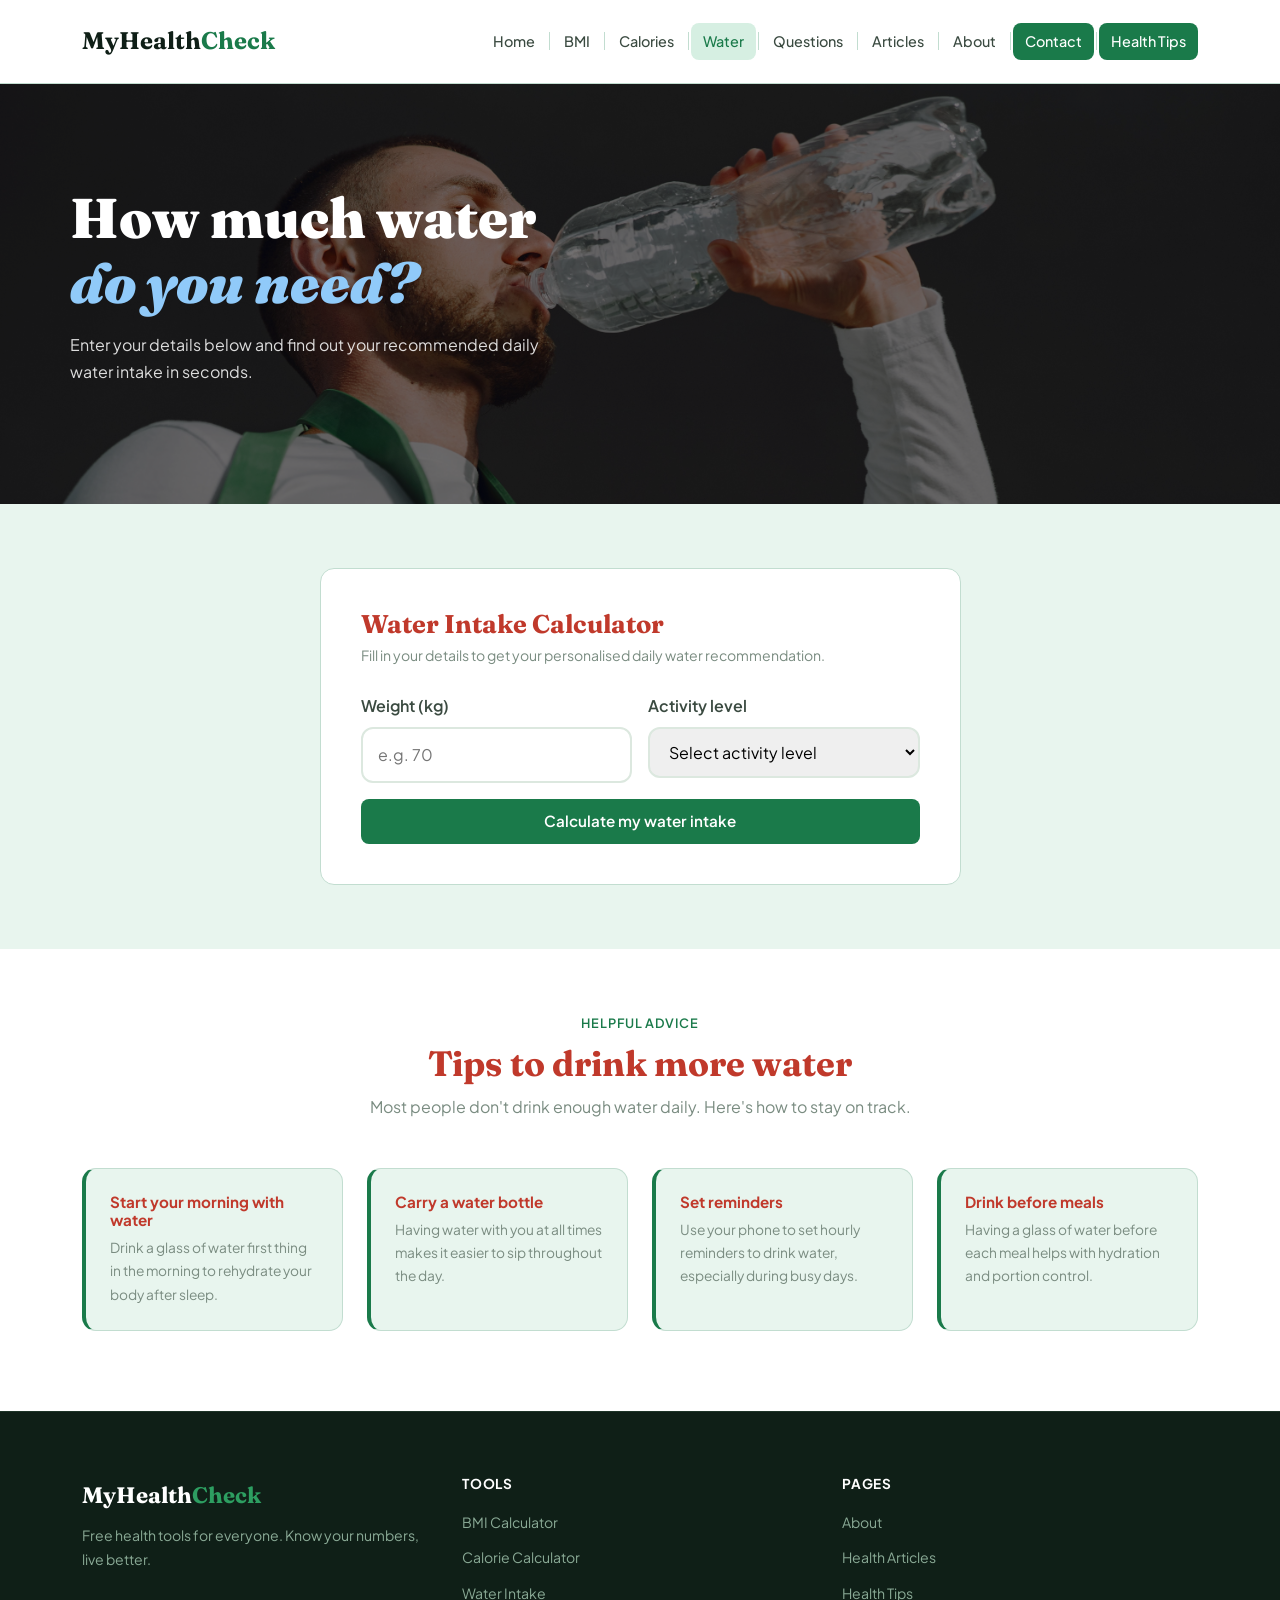
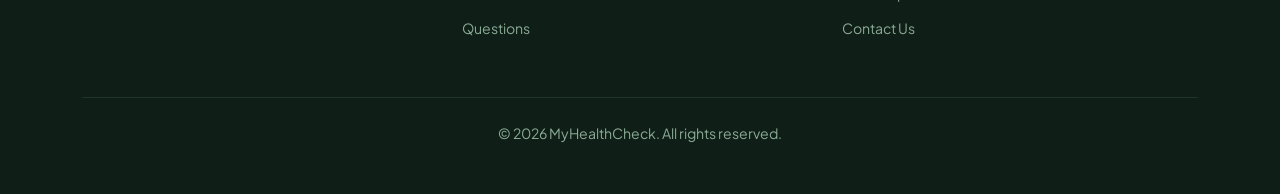
<file: Water_intake.html>
<!DOCTYPE html>
<html lang="en">
<head>
  <meta charset="UTF-8" />
  <meta name="viewport" content="width=device-width, initial-scale=1.0" />
  <title>Water Intake | MyHealthCheck</title>
  <link href="https://cdn.jsdelivr.net/npm/bootstrap@5.3.0/dist/css/bootstrap.min.css" rel="stylesheet" />
  <link href="https://fonts.googleapis.com/css2?family=Plus+Jakarta+Sans:wght@400;500;600;700&family=Fraunces:ital,wght@0,400;0,700;1,400&display=swap" rel="stylesheet" />
  <link rel="stylesheet" href="styles.css" />
</head>
<body>

  <!-- NAVBAR -->
  <nav class="navbar navbar-expand-lg sticky-top">
    <div class="container">
      <a class="navbar-brand" href="index.html">MyHealth<span>Check</span></a>
      <button class="navbar-toggler" type="button" data-bs-toggle="collapse" data-bs-target="#navMenu"><span class="navbar-toggler-icon"></span></button>
      <div class="collapse navbar-collapse" id="navMenu">
        <ul class="navbar-nav ms-auto align-items-center">
          <li class="nav-item"><a class="nav-link" href="index.html">Home</a></li>
          <li class="nav-divider"></li>
          <li class="nav-item"><a class="nav-link" href="BMI.html">BMI</a></li>
          <li class="nav-divider"></li>
          <li class="nav-item"><a class="nav-link" href="Calories_calc.html">Calories</a></li>
          <li class="nav-divider"></li>
          <li class="nav-item"><a class="nav-link active" href="Water_intake.html">Water</a></li>
          <li class="nav-divider"></li>
          <li class="nav-item"><a class="nav-link" href="FAQ.html">Questions</a></li>
          <li class="nav-divider"></li>
          <li class="nav-item"><a class="nav-link" href="Articles.html">Articles</a></li>
          <li class="nav-divider"></li>
          <li class="nav-item"><a class="nav-link" href="About.html">About</a></li>
          <li class="nav-divider"></li>
          <li class="nav-item"><a class="nav-link btn-contact" href="Contact.html">Contact</a></li>
          <li class="nav-divider"></li>
          <li class="nav-item"><a class="nav-link btn-contact" href="Health_tips.html">Health Tips</a></li>
        </ul>
      </div>
    </div>
  </nav>

  <!-- HERO WITH BACKGROUND IMAGE -->
  <section class="water-hero">
    <div class="water-overlay"></div>
    <div class="container water-hero-content">
      <h1 class="water-hero-title">How much water<br /><em>do you need?</em></h1>
      <p class="water-hero-sub">Enter your details below and find out your recommended daily water intake in seconds.</p>
    </div>
  </section>

  <!-- CALCULATOR -->
  <section class="water-section">
    <div class="container">
      <div class="row justify-content-center">
        <div class="col-lg-7">
          <div class="water-card">
            <h2>Water Intake Calculator</h2>
            <p>Fill in your details to get your personalised daily water recommendation.</p>
            <div class="row g-3">
              <div class="col-sm-6">
                <label for="weight">Weight (kg)</label>
                <input type="number" id="weight" placeholder="e.g. 70" min="1" />
                <div class="error-msg" id="weightErr">Please enter your weight.</div>
              </div>
              <div class="col-sm-6">
                <label for="activity">Activity level</label>
                <select id="activity">
                  <option value="">Select activity level</option>
                  <option value="low">Low — little or no exercise</option>
                  <option value="moderate">Moderate — exercise 3 to 5 days</option>
                  <option value="high">High — exercise 6 to 7 days</option>
                  <option value="very_high">Very high — intense daily exercise</option>
                </select>
                <div class="error-msg" id="activityErr">Please select your activity level.</div>
              </div>
              <div class="col-12">
                <button class="btn btn-primary-custom w-100" onclick="calculateWater()">Calculate my water intake</button>
              </div>
            </div>
            <div id="waterResult" class="water-result" style="display:none;">
              <h3>Your daily water intake</h3>
              <div class="water-result-numbers">
                <div class="water-number"><span id="litres">0</span><span class="water-unit">litres</span></div>
                <div class="water-divider">or</div>
                <div class="water-number"><span id="glasses">0</span><span class="water-unit">glasses</span></div>
              </div>
              <p id="waterTip" class="water-tip"></p>
            </div>
          </div>
        </div>
      </div>
    </div>
  </section>

  <!-- WATER TIPS -->
  <section class="water-tips-section">
    <div class="container">
      <div class="section-header">
        <span class="section-eyebrow">Helpful advice</span>
        <h2>Tips to drink more water</h2>
        <p>Most people don't drink enough water daily. Here's how to stay on track.</p>
      </div>
      <div class="row g-4">
        <div class="col-sm-6 col-lg-3">
          <div class="water-tip-card"><h4>Start your morning with water</h4><p>Drink a glass of water first thing in the morning to rehydrate your body after sleep.</p></div>
        </div>
        <div class="col-sm-6 col-lg-3">
          <div class="water-tip-card"><h4>Carry a water bottle</h4><p>Having water with you at all times makes it easier to sip throughout the day.</p></div>
        </div>
        <div class="col-sm-6 col-lg-3">
          <div class="water-tip-card"><h4>Set reminders</h4><p>Use your phone to set hourly reminders to drink water, especially during busy days.</p></div>
        </div>
        <div class="col-sm-6 col-lg-3">
          <div class="water-tip-card"><h4>Drink before meals</h4><p>Having a glass of water before each meal helps with hydration and portion control.</p></div>
        </div>
      </div>
    </div>
  </section>

  <!-- FOOTER -->
  <footer class="site-footer">
    <div class="container">
      <div class="row g-4">
        <div class="col-md-4">
          <div class="footer-brand">MyHealth<span>Check</span></div>
          <p>Free health tools for everyone. Know your numbers, live better.</p>
        </div>
        <div class="col-md-4">
          <h5>Tools</h5>
          <ul>
            <li><a href="BMI.html">BMI Calculator</a></li>
            <li><a href="Calories_calc.html">Calorie Calculator</a></li>
            <li><a href="Water_intake.html">Water Intake</a></li>
            <li><a href="FAQ.html">Questions</a></li>
          </ul>
        </div>
        <div class="col-md-4">
          <h5>Pages</h5>
          <ul>
            <li><a href="About.html">About</a></li>
            <li><a href="Articles.html">Health Articles</a></li>
            <li><a href="Health_tips.html">Health Tips</a></li>
            <li><a href="Contact.html">Contact Us</a></li>
          </ul>
        </div>
      </div>
      <div class="footer-bottom"><p>© 2026 MyHealthCheck. All rights reserved.</p></div>
    </div>
  </footer>

  <script src="https://cdn.jsdelivr.net/npm/bootstrap@5.3.0/dist/js/bootstrap.bundle.min.js"></script>
  <script>
    function calculateWater() {
      const weight = document.getElementById('weight').value;
      const activity = document.getElementById('activity').value;
      document.getElementById('weightErr').style.display = 'none';
      document.getElementById('activityErr').style.display = 'none';
      document.getElementById('weight').classList.remove('input-error');
      document.getElementById('activity').classList.remove('input-error');
      let valid = true;
      if (!weight || weight <= 0) { document.getElementById('weightErr').style.display = 'block'; document.getElementById('weight').classList.add('input-error'); valid = false; }
      if (!activity) { document.getElementById('activityErr').style.display = 'block'; document.getElementById('activity').classList.add('input-error'); valid = false; }
      if (!valid) return;
      let multiplier = 35;
      if (activity === 'moderate') multiplier = 40;
      if (activity === 'high') multiplier = 45;
      if (activity === 'very_high') multiplier = 50;
      const ml = weight * multiplier;
      const litres = (ml / 1000).toFixed(1);
      const glasses = Math.round(ml / 250);
      const tips = {
        low: 'Since your activity level is low, focus on drinking water consistently throughout the day.',
        moderate: 'With moderate exercise, make sure to drink extra water before and after workouts.',
        high: 'High activity means you lose more fluids through sweat. Stay well hydrated throughout the day.',
        very_high: 'With intense daily exercise, hydration is critical. Consider electrolyte drinks alongside water.'
      };
      document.getElementById('litres').textContent = litres;
      document.getElementById('glasses').textContent = glasses;
      document.getElementById('waterTip').textContent = tips[activity];
      document.getElementById('waterResult').style.display = 'block';
    }
  </script>
</body>
</html>
</file>
<file: styles.css>
/* MyHealthCheck - styles.css */
:root {
  --green: #1a7a4a; --green-light: #d6efe2; --dark: #0f1f17;
  --heading: #c0392b; --body-text: #3a4a40; --muted: #7a8c81;
  --bg: #e8f5ee; --white: #ffffff; --border: #c2ddd0; --radius: 14px;
}

* { box-sizing: border-box; margin: 0; padding: 0; }

body { font-family: 'Plus Jakarta Sans', sans-serif; color: var(--body-text); background: var(--bg); line-height: 1.7; }

/* NAVBAR */
.navbar { background: var(--white); border-bottom: 1px solid var(--border); padding: 1rem 0; }
.navbar-brand { font-family: 'Fraunces', serif; font-size: 1.5rem; font-weight: 700; color: var(--dark) !important; text-decoration: none; }
.navbar-brand span { color: var(--green); }
.nav-link { color: var(--body-text) !important; font-size: 0.9rem; font-weight: 500; padding: 0.4rem 0.75rem !important; border-radius: 8px; transition: background 0.2s, color 0.2s; }
.nav-link:hover, .nav-link.active { color: var(--green) !important; background: var(--green-light); }
.btn-contact { background: var(--green) !important; color: var(--white) !important; }
.nav-divider { width: 1px; height: 18px; background: var(--border); margin: 0 2px; }
@media (max-width: 991px) { .nav-divider { display: none; } }

/* BUTTONS */
.btn-primary-custom { background: var(--green); color: var(--white); border: none; padding: 0.7rem 1.6rem; border-radius: 8px; font-weight: 600; font-size: 0.95rem; text-decoration: none; display: inline-block; transition: opacity 0.2s; }
.btn-primary-custom:hover { opacity: 0.88; color: var(--white); }
.btn-outline-custom { background: transparent; color: var(--green); border: 1.5px solid var(--green); padding: 0.7rem 1.6rem; border-radius: 8px; font-weight: 600; font-size: 0.95rem; text-decoration: none; display: inline-block; transition: background 0.2s; }
.btn-outline-custom:hover { background: var(--green-light); color: var(--green); }

/* HERO */
.hero { background: var(light --green-light); padding: 2.5rem 0; }
.hero-eyebrow { display: inline-block; font-size: 0.8rem; font-weight: 600; letter-spacing: 0.07em; text-transform: uppercase; color: var(--green); background: var(--green-light); padding: 0.3rem 0.9rem; border-radius: 20px; margin-bottom: 1.2rem; }
.hero-title { font-family: 'Fraunces', serif; font-size: clamp(2.8rem, 6vw, 4.5rem); font-weight: 900; color: var(--heading); line-height: 1.1; margin-bottom: 1rem; }
.hero-title em { font-style: italic; color: var(--green); }
.hero-sub { font-size: 1rem; color: var(--muted); max-width: 460px; margin-bottom: 2rem; }
.hero-ctas { display: flex; gap: 1rem; flex-wrap: wrap; }

/* HERO STAT CARDS */
.hero-visual { position: relative; width: 360px; height: 300px; }
.stat-card { position: absolute; background: var(--white); border: 1px solid var(--border); border-radius: var(--radius); padding: 1.2rem 1.4rem; display: flex; flex-direction: column; gap: 0.2rem; box-shadow: 0 4px 20px rgba(0,0,0,0.06); }
.card-1 { top: 0; left: 30px; width: 155px; }
.card-2 { top: 95px; right: 0; width: 165px; }
.card-3 { bottom: 0; left: 0; width: 170px; }
.stat-label { font-size: 0.75rem; color: var(--muted); text-transform: uppercase; letter-spacing: 0.05em; }
.stat-value { font-family: 'Fraunces', serif; font-size: 1.9rem; font-weight: 700; color: var(--heading); }
.stat-tag { font-size: 0.72rem; font-weight: 600; padding: 0.2rem 0.6rem; border-radius: 20px; width: fit-content; }
.stat-tag.normal { background: var(--green-light); color: var(--green); }
.stat-tag.hydrate { background: #e8f4ff; color: #1a6aaa; }
.stat-tag.cal { background: #fff8ec; color: #b87800; }

/* SECTION SHARED */
.section-eyebrow { display: block; font-size: 0.8rem; font-weight: 600; letter-spacing: 0.07em; text-transform: uppercase; color: var(--green); margin-bottom: 0.5rem; }
.section-header { text-align: center; margin-bottom: 3rem; }
.section-header h2, .why-section h2 { font-family: 'Fraunces', serif; font-size: clamp(1.7rem, 3vw, 2.2rem); font-weight: 700; color: var(--heading); margin-bottom: 0.5rem; }
.section-header p, .why-section p { color: var(--muted); }

/* TOOLS */
.tools-section { padding: 5rem 0; background: var(--bg); }
.tool-card { display: block; background: var(--white); border: 1px solid var(--border); border-radius: var(--radius); padding: 1.8rem 1.4rem; text-decoration: none; color: var(--body-text); height: 100%; transition: border-color 0.2s, transform 0.2s; }
.tool-card:hover { border-color: var(--green); transform: translateY(-3px); color: var(--body-text); }
.tool-card h3 { font-size: 1rem; font-weight: 700; color: var(--heading); margin-bottom: 0.4rem; }
.tool-card p { font-size: 0.88rem; color: var(--muted); margin-bottom: 0.8rem; }
.tool-link { font-size: 0.85rem; font-weight: 600; color: var(--green); }

/* WHY */
.why-section { padding: 5rem 0; background: var(--white); }
.why-section h2 { line-height: 1.2; margin-bottom: 1rem; }
.why-section p { margin-bottom: 1rem; }
.why-list { list-style: none; padding: 0; display: flex; flex-direction: column; gap: 0.5rem; }
.why-list li { font-size: 0.92rem; font-weight: 500; }
.tips-grid { display: grid; grid-template-columns: 1fr 1fr; gap: 1rem; }
.tip-card { background: var(--bg); border: 1px solid var(--border); border-radius: var(--radius); padding: 1.4rem; }
.tip-card.accent { background: var(--green-light); border-color: transparent; }
.tip-card h4 { font-size: 0.92rem; font-weight: 700; color: var(--heading); margin-bottom: 0.3rem; }
.tip-card p { font-size: 0.85rem; color: var(--muted); margin: 0; }

/* CTA BANNER */
.cta-banner { padding: 5rem 0; background: var(--dark); }
.cta-banner h2 { font-family: 'Fraunces', serif; font-size: clamp(1.7rem, 3vw, 2.2rem); font-weight: 700; color: var(--white); margin-bottom: 0.5rem; }
.cta-banner p { color: #8aaa96; margin-bottom: 1.5rem; }

/* FOOTER */
.site-footer { background: var(--dark); border-top: 1px solid #1e3428; padding: 4rem 0 2rem; color: #8aaa96; }
.footer-brand { font-family: 'Fraunces', serif; font-size: 1.4rem; font-weight: 700; color: var(--white); margin-bottom: 0.6rem; }
.footer-brand span { color: #2d9e61; }
.site-footer p { font-size: 0.88rem; }
.site-footer h5 { color: var(--white); font-size: 0.85rem; font-weight: 700; text-transform: uppercase; letter-spacing: 0.06em; margin-bottom: 1rem; }
.site-footer ul { list-style: none; padding: 0; display: flex; flex-direction: column; gap: 0.5rem; }
.site-footer ul a { color: #8aaa96; text-decoration: none; font-size: 0.88rem; transition: color 0.2s; }
.site-footer ul a:hover { color: var(--white); }
.footer-bottom { border-top: 1px solid #1e3428; margin-top: 2.5rem; padding-top: 1.5rem; text-align: center; font-size: 0.82rem; }

/* RESPONSIVE */
@media (max-width: 768px) {
  .hero { padding: 3rem 0; }
  .hero-ctas { flex-direction: column; }
  .tips-grid { grid-template-columns: 1fr; }
}

/* PAGE HERO */
.page-hero { background: var(--white); padding: 4rem 0; border-bottom: 1px solid var(--border); }
.page-hero-title { font-family: 'Fraunces', serif; font-size: clamp(2rem, 5vw, 3rem); font-weight: 700; color: var(--heading); line-height: 1.15; margin-bottom: 1rem; }
.page-hero-title em { font-style: italic; color: var(--green); }
.page-hero-sub { font-size: 1rem; color: var(--muted); max-width: 500px; }

/* ABOUT PAGE */
.about-mission { padding: 3rem 0; background: var(--bg); }
.about-mission h2 { font-family: 'Fraunces', serif; font-size: clamp(1.6rem, 3vw, 2rem); font-weight: 700; color: var(--heading); margin-bottom: 1rem; }
.about-mission p { color: var(--muted); margin-bottom: 1rem; }
.mission-stats { display: grid; grid-template-columns: 1fr 1fr; gap: 0.8rem; }
.mstat { background: var(--white); border: 1px solid var(--border); border-radius: var(--radius); padding: 1rem 1.2rem; display: flex; flex-direction: row; align-items: center; gap: 0.8rem; }
.mstat.accent { background: var(--green-light); border-color: transparent; }
.mstat-num { font-family: 'Fraunces', serif; font-size: 1.4rem; font-weight: 700; color: var(--green); white-space: nowrap; }
.mstat-label { font-size: 0.85rem; color: var(--muted); }
.how-section { padding: 5rem 0; background: var(--white); }
.step-card { background: var(--bg); border: 1px solid var(--border); border-radius: var(--radius); padding: 2rem 1.5rem; height: 100%; }
.step-num { font-family: 'Fraunces', serif; font-size: 2.2rem; font-weight: 700; color: var(--green-light); -webkit-text-stroke: 2px var(--green); margin-bottom: 0.8rem; }
.step-card h3 { font-size: 1rem; font-weight: 700; color: var(--heading); margin-bottom: 0.4rem; }
.step-card p { font-size: 0.88rem; color: var(--muted); margin: 0; }
.values-section { padding: 5rem 0; background: var(--bg); }
.value-card { background: var(--white); border: 1px solid var(--border); border-radius: var(--radius); padding: 1.8rem 1.5rem; height: 100%; }
.value-card h4 { font-size: 0.95rem; font-weight: 700; color: var(--heading); margin-bottom: 0.4rem; }
.value-card p { font-size: 0.88rem; color: var(--muted); margin: 0; }
.disclaimer-section { padding: 3rem 0; background: var(--white); }
.disclaimer-box { display: flex; gap: 1.2rem; align-items: flex-start; background: #fff8ec; border: 1px solid #f4c86a; border-radius: var(--radius); padding: 1.8rem; }
.disclaimer-box h4 { font-size: 0.95rem; font-weight: 700; color: var(--heading); margin-bottom: 0.4rem; }
.disclaimer-box p { font-size: 0.88rem; color: var(--muted); margin: 0; }

/* CONTACT PAGE */
.contact-section { padding: 60px 0; background: #f5f8f6; }
.contact-form-card { background: white; border: 2px solid #dce8df; border-radius: 20px; padding: 35px; box-shadow: 0 10px 25px rgba(0,0,0,0.08); }
.health-form-banner { background: #1a7a4a; color: white; text-align: center; padding: 20px; border-radius: 15px; margin-bottom: 30px; }
.health-form-banner h2 { margin-bottom: 8px; }
.section-title { color: #1a7a4a; margin-bottom: 15px; font-weight: 600; }
label { display: block; margin-bottom: 8px; font-weight: 600; }
input, select, textarea { width: 100%; border: 2px solid #dce8df; border-radius: 12px; padding: 12px 15px; transition: all 0.3s ease; }
input:focus, select:focus, textarea:focus { border-color: #1a7a4a; outline: none; box-shadow: 0 0 0 4px rgba(26,122,74,0.15); }
.btn-submit { width: 100%; background: #1a7a4a; color: white; border: none; padding: 14px; border-radius: 12px; font-size: 1rem; font-weight: 600; }
.btn-submit:hover { background: #15643d; }
.error-msg { color: #d32f2f; display: none; margin-top: 5px; font-size: 0.85rem; }
.input-error { border-color: #d32f2f !important; }
.alert-success-custom { background: #d4edda; color: #155724; padding: 12px; border-radius: 10px; margin-bottom: 20px; }
.contact-info { padding-top: 1rem; }
.contact-info h3 { font-family: 'Fraunces', serif; font-size: 1.3rem; font-weight: 700; color: var(--heading); margin-bottom: 1.5rem; }
.contact-info-item { display: flex; gap: 1rem; align-items: flex-start; margin-bottom: 1.5rem; padding-bottom: 1.5rem; border-bottom: 1px solid var(--border); }
.contact-info-item:last-child { border-bottom: none; }
.contact-info-icon { font-size: 1.4rem; flex-shrink: 0; margin-top: 2px; }
.contact-info-item h4 { font-size: 0.92rem; font-weight: 700; color: var(--heading); margin-bottom: 0.2rem; }
.contact-info-item p { font-size: 0.88rem; color: var(--muted); margin: 0; }

/* ARTICLES PAGE */
.articles-section { padding: 3rem 0 5rem; background: var(--bg); }
.article-filters { display: flex; gap: 0.6rem; flex-wrap: wrap; margin-bottom: 2.5rem; }
.filter-btn { background: var(--white); border: 1px solid var(--border); color: var(--body-text); padding: 0.45rem 1.1rem; border-radius: 20px; font-size: 0.88rem; font-weight: 500; cursor: pointer; transition: all 0.2s; font-family: 'Plus Jakarta Sans', sans-serif; }
.filter-btn:hover, .filter-btn.active { background: var(--green); color: var(--white); border-color: var(--green); }
.article-card { background: var(--white); border: 1px solid var(--border); border-radius: var(--radius); overflow: hidden; height: 100%; transition: transform 0.2s, box-shadow 0.2s; }
.article-card:hover { transform: translateY(-3px); box-shadow: 0 8px 24px rgba(0,0,0,0.08); }
.article-img { height: 160px; width: 100%; }
.nutrition-bg { background: linear-gradient(135deg, #a8e6cf, #56ab2f); }
.fitness-bg { background: linear-gradient(135deg, #ffecd2, #fcb69f); }
.sleep-bg { background: linear-gradient(135deg, #c2e9fb, #a1c4fd); }
.mental-bg { background: linear-gradient(135deg, #f8c8d4, #e96c9a); }
.article-body { padding: 1.4rem; }
.article-tag { display: inline-block; font-size: 0.75rem; font-weight: 600; padding: 0.2rem 0.7rem; border-radius: 20px; margin-bottom: 0.8rem; }
.nutrition-tag { background: #d4edda; color: #1a6b35; }
.fitness-tag { background: #fff3e0; color: #b85c00; }
.sleep-tag { background: #e8f4fd; color: #1565c0; }
.mental-tag { background: #fce4ec; color: #880e4f; }
.article-card h3 { font-size: 0.98rem; font-weight: 700; color: var(--heading); margin-bottom: 0.5rem; line-height: 1.4; }
.article-card p { font-size: 0.86rem; color: var(--muted); margin-bottom: 1rem; }
.article-meta { display: flex; justify-content: space-between; align-items: center; font-size: 0.82rem; color: var(--muted); }
.article-link { font-weight: 600; color: var(--green); text-decoration: none; }
.article-link:hover { text-decoration: underline; }

/* TIPS PAGE */
.tips-page-section { padding: 3rem 0 5rem; background: var(--bg); }
.tips-category { margin-bottom: 4rem; }
.category-frame { border: 3px solid var(--green); border-radius: var(--radius); overflow: hidden; margin-bottom: 1.5rem; text-align: center; width: 250px; float: left; margin-right: 1.5rem; }
.nutrition-frame { border-color: #1a6b35; }
.fitness-frame { border-color: #b85c00; }
.sleep-frame { border-color: #1565c0; }
.category-frame h2 { font-family: 'Fraunces', serif; font-size: 1.3rem; font-weight: 700; color: var(--white); padding: 0.7rem 1rem; margin: 0; }
.nutrition-frame h2 { background: #1a6b35; }
.fitness-frame h2 { background: #b85c00; }
.sleep-frame h2 { background: #1565c0; }
.category-frame-img { width: 100%; height: 250px; object-fit: cover; display: block; }
.category-frame p { font-size: 0.85rem; color: var(--muted); padding: 0.8rem 1rem; margin: 0; background: var(--white); }
.tip-item { background: var(--white); border: 1px solid var(--border); border-radius: var(--radius); padding: 1.2rem; display: flex; gap: 1rem; align-items: flex-start; height: 100%; }
.tip-number { font-family: 'Fraunces', serif; font-size: 1.4rem; font-weight: 700; flex-shrink: 0; line-height: 1; margin-top: 2px; }
.nutrition-num { color: #1a6b35; }
.fitness-num { color: #b85c00; }
.sleep-num { color: #1565c0; }
.tip-item h4 { font-size: 0.95rem; font-weight: 700; color: var(--heading); margin-bottom: 0.3rem; }
.tip-item p { font-size: 0.86rem; color: var(--muted); margin: 0; }

/* DIET SECTION */
.diets-section { padding: 5rem 0; background: var(--white); }
.diet-card { background: var(--white); border: 1px solid var(--border); border-radius: var(--radius); overflow: hidden; height: 100%; transition: transform 0.2s, box-shadow 0.2s; }
.diet-card:hover { transform: translateY(-3px); box-shadow: 0 8px 24px rgba(26,122,74,0.1); }
.diet-img { height: 150px; width: 100%; }
.mediterranean-bg { background: linear-gradient(135deg, #84fab0, #8fd3f4); }
.keto-bg { background: linear-gradient(135deg, #f6d365, #fda085); }
.plant-bg { background: linear-gradient(135deg, #96fbc4, #f9f586); }
.dash-bg { background: linear-gradient(135deg, #a18cd1, #fbc2eb); }
.diet-body { padding: 1.2rem; }
.diet-body h4 { font-size: 0.98rem; font-weight: 700; color: var(--heading); margin-bottom: 0.4rem; }
.diet-body p { font-size: 0.86rem; color: var(--muted); margin: 0; }

/* STAY IN TOUCH */
.stay-in-touch { padding: 4rem 0; background: var(--dark); }
.stay-in-touch .section-eyebrow { color: var(--green-light); }
.stay-in-touch h2 { font-family: 'Fraunces', serif; font-size: clamp(1.6rem, 3vw, 2rem); font-weight: 700; color: var(--white); margin-bottom: 0.5rem; }
.stay-in-touch p { color: rgba(255,255,255,0.7); }
.touch-form-card { background: var(--white); border-radius: var(--radius); padding: 2rem; }

/* WATER INTAKE PAGE */
.water-hero { position: relative; background: url('images/drinking_water.jpg') center top / cover no-repeat; min-height: 420px; display: flex; align-items: center; }
.water-overlay { position: absolute; top: 0; left: 0; right: 0; bottom: 0; background: rgba(0,0,0,0.55); }
.water-hero-content { position: relative; z-index: 1; padding: 4rem 0; }
.water-hero-title { font-family: 'Fraunces', serif; font-size: clamp(2.2rem, 5vw, 3.5rem); font-weight: 900; color: var(--white); line-height: 1.15; margin-bottom: 1rem; }
.water-hero-title em { font-style: italic; color: #90caf9; }
.water-hero-sub { font-size: 1rem; color: rgba(255,255,255,0.85); max-width: 480px; }
.water-section { padding: 4rem 0; background: var(--bg); }
.water-card { background: var(--white); border: 1px solid var(--border); border-radius: var(--radius); padding: 2.5rem; }
.water-card h2 { font-family: 'Fraunces', serif; font-size: 1.6rem; font-weight: 700; color: var(--heading); margin-bottom: 0.3rem; }
.water-card p { font-size: 0.88rem; color: var(--muted); margin-bottom: 1.5rem; }
.water-result { margin-top: 2rem; background: var(--green-light); border: 1px solid var(--green); border-radius: var(--radius); padding: 2rem; text-align: center; }
.water-result h3 { font-family: 'Fraunces', serif; font-size: 1.2rem; font-weight: 700; color: var(--heading); margin-bottom: 1.5rem; }
.water-result-numbers { display: flex; justify-content: center; align-items: center; gap: 2rem; margin-bottom: 1.2rem; }
.water-number { display: flex; flex-direction: column; align-items: center; gap: 0.2rem; }
.water-number span:first-child { font-family: 'Fraunces', serif; font-size: 3rem; font-weight: 700; color: var(--green); line-height: 1; }
.water-unit { font-size: 0.85rem; color: var(--muted); font-weight: 500; }
.water-divider { font-size: 0.9rem; color: var(--muted); }
.water-tip { font-size: 0.88rem; color: var(--body-text); margin: 0; }
.water-tips-section { padding: 4rem 0 5rem; background: var(--white); }
.water-tip-card { background: var(--bg); border: 1px solid var(--border); border-left: 4px solid var(--green); border-radius: var(--radius); padding: 1.5rem; height: 100%; }
.water-tip-card h4 { font-size: 0.95rem; font-weight: 700; color: var(--heading); margin-bottom: 0.4rem; }
.water-tip-card p { font-size: 0.86rem; color: var(--muted); margin: 0; }

/* BMI PAGE */
.bmi-section { padding: 4rem 0; background: var(--bg); }
.bmi-card { background: var(--white); border: 1px solid var(--border); border-radius: var(--radius); padding: 2.5rem; }
.bmi-card h2 { font-family: 'Fraunces', serif; font-size: 1.6rem; font-weight: 700; color: var(--heading); margin-bottom: 0.3rem; }
.bmi-card p { font-size: 0.88rem; color: var(--muted); margin-bottom: 1.5rem; }
.bmi-result { margin-top: 2rem; background: var(--green-light); border: 1px solid var(--green); border-radius: var(--radius); padding: 2rem; text-align: center; }
.bmi-score-box { display: flex; flex-direction: column; align-items: center; gap: 0.3rem; margin-bottom: 1rem; }
.bmi-score-label { font-size: 0.8rem; font-weight: 600; text-transform: uppercase; letter-spacing: 0.07em; color: var(--muted); }
.bmi-score { font-family: 'Fraunces', serif; font-size: 4rem; font-weight: 700; color: var(--green); line-height: 1; }
.bmi-category { font-size: 1.1rem; font-weight: 700; }
.bmi-message { font-size: 0.88rem; color: var(--body-text); margin: 0; }
.bmi-scale-card { background: var(--white); border: 1px solid var(--border); border-radius: var(--radius); padding: 2rem; }
.bmi-scale-card h3 { font-family: 'Fraunces', serif; font-size: 1.3rem; font-weight: 700; color: var(--heading); margin-bottom: 0.3rem; }
.bmi-scale-card p { font-size: 0.88rem; color: var(--muted); margin-bottom: 1.2rem; }
.bmi-scale-item { display: flex; justify-content: space-between; align-items: center; padding: 0.75rem 1rem; border-radius: 8px; margin-bottom: 0.5rem; }
.bmi-scale-item.underweight { background: #e8f4fd; }
.bmi-scale-item.normal { background: #d4edda; }
.bmi-scale-item.overweight { background: #fff3e0; }
.bmi-scale-item.obese { background: #fce4ec; }
.bmi-range { font-size: 0.88rem; font-weight: 600; color: var(--body-text); }
.bmi-scale-label { font-size: 0.88rem; font-weight: 700; color: var(--heading); }
.bmi-note { font-size: 0.8rem; color: var(--muted); margin-top: 1rem; font-style: italic; }
.bmi-info-section { padding: 4rem 0 5rem; background: var(--white); }
.bmi-info-card { background: var(--bg); border: 1px solid var(--border); border-left: 4px solid var(--green); border-radius: var(--radius); padding: 1.5rem; height: 100%; }
.bmi-info-card h4 { font-size: 0.95rem; font-weight: 700; color: var(--heading); margin-bottom: 0.4rem; }
.bmi-info-card p { font-size: 0.86rem; color: var(--muted); margin: 0; }

/* CALORIE PAGE */
.cal-section { padding: 4rem 0; background: var(--bg); }
.cal-result { margin-top: 2rem; background: var(--green-light); border: 1px solid var(--green); border-radius: var(--radius); padding: 2rem; text-align: center; }
.cal-result h3 { font-family: 'Fraunces', serif; font-size: 1.2rem; font-weight: 700; color: var(--heading); margin-bottom: 1.5rem; }
.cal-result-grid { display: grid; grid-template-columns: 1fr 1fr 1fr; gap: 1rem; margin-bottom: 1rem; }
.cal-result-item { background: var(--white); border-radius: var(--radius); padding: 1.2rem 0.8rem; display: flex; flex-direction: column; gap: 0.3rem; align-items: center; }
.cal-result-item.lose { border-top: 3px solid #1565c0; }
.cal-result-item.gain { border-top: 3px solid #1a7a4a; }
.cal-result-num { font-family: 'Fraunces', serif; font-size: 1.3rem; font-weight: 700; color: var(--heading); }
.cal-result-label { font-size: 0.78rem; color: var(--muted); font-weight: 500; text-align: center; }
.cal-note { font-size: 0.82rem; color: var(--muted); margin: 0; font-style: italic; }
.cal-info-item { background: var(--bg); border-radius: 8px; padding: 1rem 1.2rem; margin-bottom: 0.8rem; }
.cal-info-item h4 { font-size: 0.9rem; font-weight: 700; color: var(--heading); margin-bottom: 0.3rem; }
.cal-info-item p { font-size: 0.85rem; color: var(--muted); margin: 0; }
</file>
